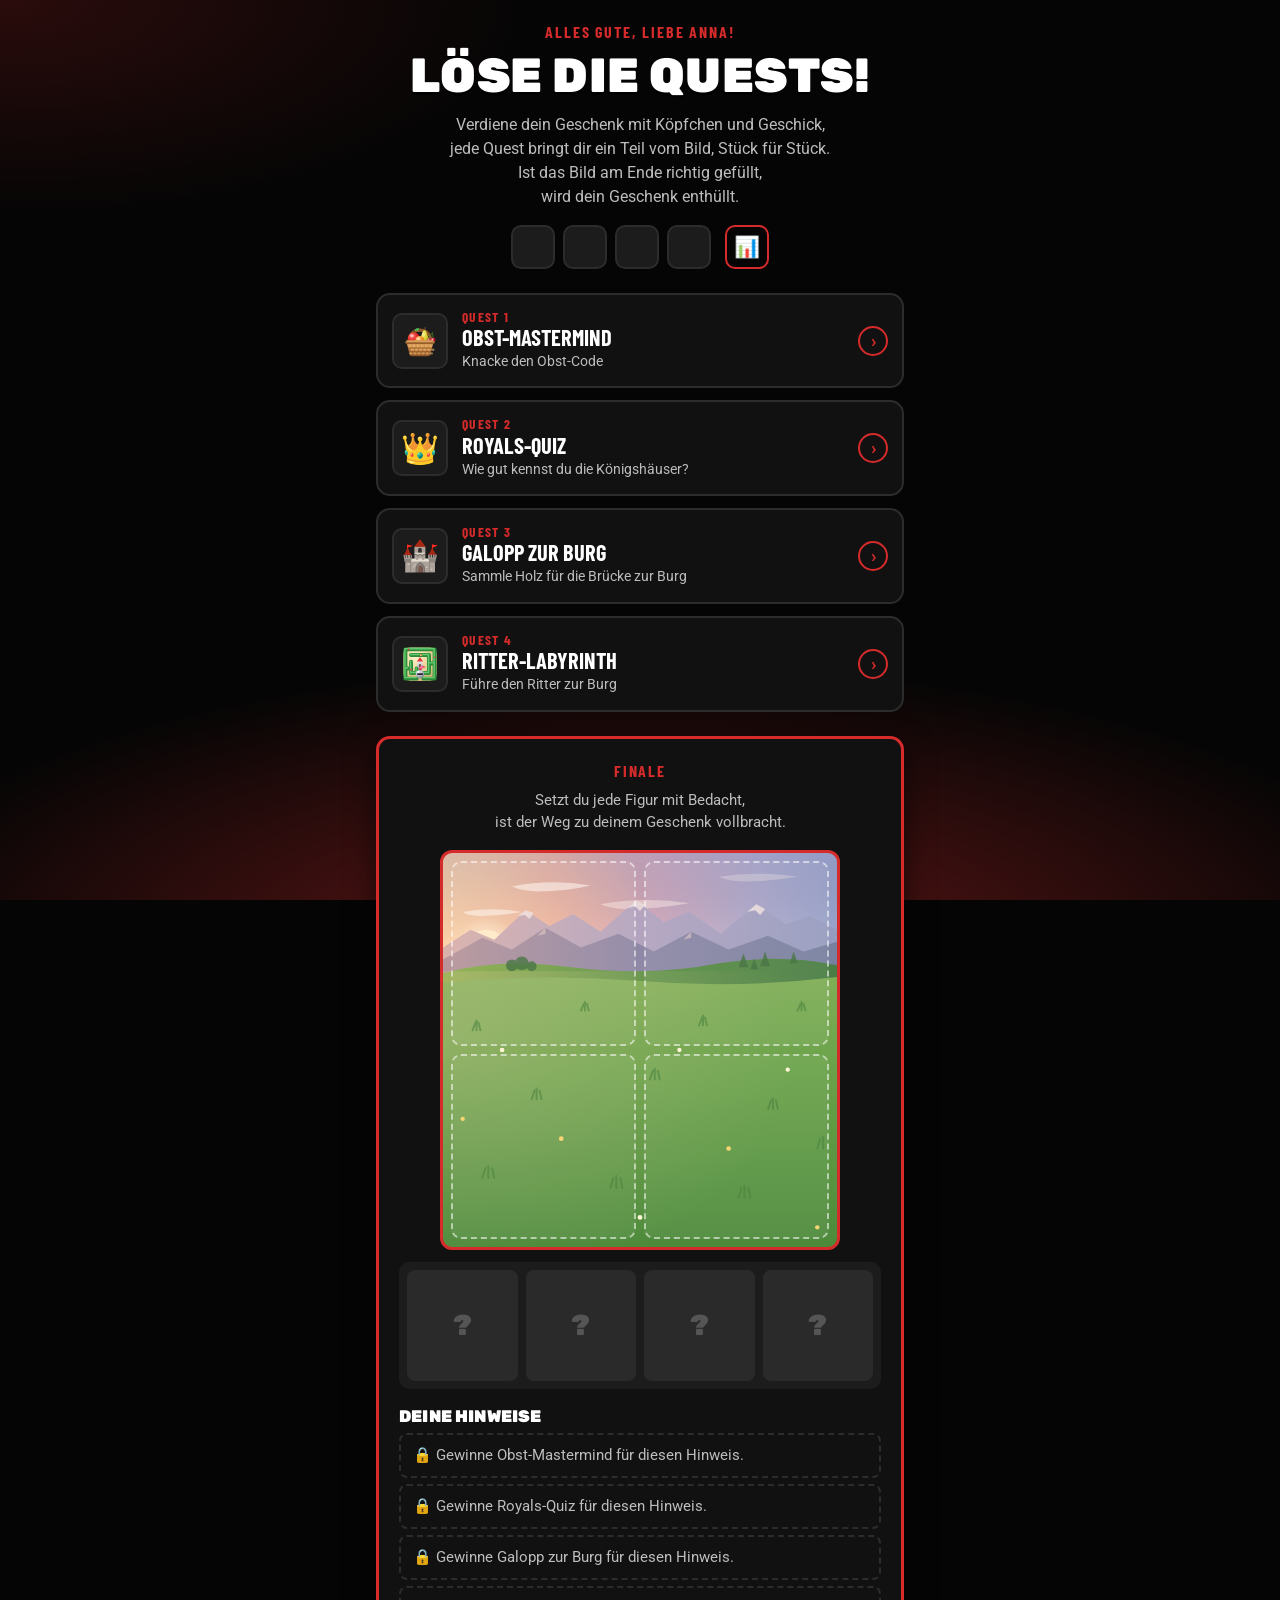
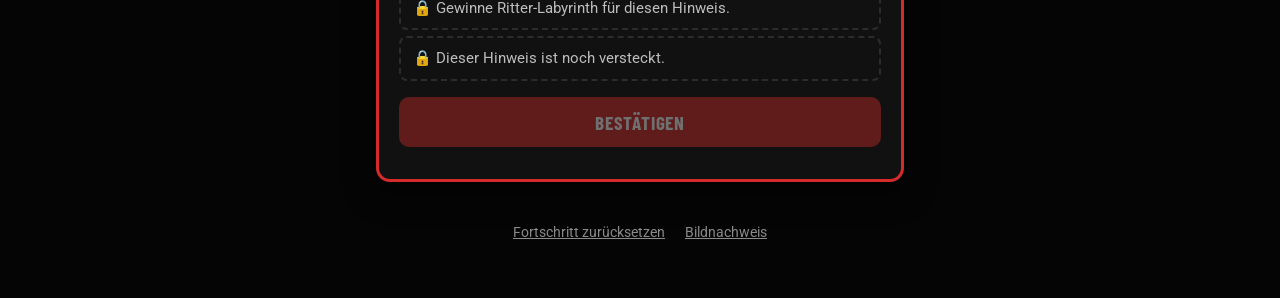
<file: site/index.html>
<!doctype html>
<html lang="de">
<head>
  <meta charset="utf-8">
  <meta name="viewport" content="width=device-width, initial-scale=1, viewport-fit=cover">
  <meta name="robots" content="noindex, nofollow">
  <title>Alles Gute!</title>
  <link rel="stylesheet" href="css/stil.css">
</head>
<body>
  <main class="seite">
    <header class="kopf">
      <div class="oben">Alles Gute, liebe <span id="name"></span>!</div>
      <h1>Löse die Quests!</h1>
      <p class="unterzeile reim">Verdiene dein Geschenk mit Köpfchen und Geschick,<br>
        jede Quest bringt dir ein Teil vom Bild, Stück für Stück.<br>
        Ist das Bild am Ende richtig gefüllt,<br>
        wird dein Geschenk enthüllt.</p>
      <div class="fortschritt-zeile">
        <div class="fortschritt" id="fortschritt" aria-label="Fortschritt"></div>
        <button class="statistik-knopf" type="button" id="statistik-zeigen" aria-haspopup="dialog" aria-label="Statistik anzeigen" title="Statistik">📊</button>
      </div>
    </header>

    <section class="spiele" id="spiele"></section>

    <div class="overlay" id="statistik-fenster" hidden>
      <section class="karte statistik" role="dialog" aria-modal="true" aria-labelledby="statistik-titel">
        <div class="oben">Statistik</div>
        <h2 id="statistik-titel">Deine Versuche</h2>
        <ul id="statistik"></ul>
        <button class="knopf breit" type="button" id="statistik-schliessen" style="margin-top:16px">Schließen</button>
      </section>
    </div>

    <section class="karte mitte" style="margin-top:24px">
      <div class="oben">Finale</div>
      <p class="leise" id="bild-text">Setzt du jede Figur mit Bedacht,<br>
        ist der Weg zu deinem Geschenk vollbracht.</p>
      <div class="bild" id="bild"></div>
      <div class="ablage" id="ablage"></div>
      <div class="hinweise" id="hinweise"></div>
      <p style="margin-top:16px"><button class="knopf breit" type="button" id="pruefen" disabled>Bestätigen</button></p>
      <p class="leise" id="pruef-text" aria-live="polite"></p>
    </section>

    <footer class="fuss">
      <button type="button" id="reset">Fortschritt zurücksetzen</button>
      <a href="bildnachweis.html" style="color:#8a8a8a;font-size:0.85rem;padding:8px;display:inline-block">Bildnachweis</a>
    </footer>
  </main>

  <script src="js/config.js"></script>
  <script src="js/motive.js"></script>
  <script src="js/fortschritt.js"></script>
  <script>
    (function () {
      var F = window.Fortschritt, M = window.Motive, G = window.GEBURTSTAG;
      document.getElementById("name").textContent = G.name;

      // Fortschrittsanzeige und Spieleliste
      var leiste = document.getElementById("fortschritt");
      var liste = document.getElementById("spiele");
      F.SPIELE.forEach(function (s, i) {
        var ok = F.gewonnen(s.id);
        var punkt = document.createElement("span");
        punkt.textContent = ok ? "✓" : "";
        if (ok) punkt.className = "an";
        leiste.appendChild(punkt);

        var a = document.createElement("a");
        a.className = "spiel-link" + (ok ? " geschafft" : "");
        a.href = s.datei;
        a.innerHTML =
          '<div class="symbol" aria-hidden="true">' + s.symbol + "</div>" +
          '<div class="info"><div class="nummer">Quest ' + (i + 1) + '</div><div class="titel">' + s.titel + '</div><div class="status">' +
          (ok ? "✓ Geschafft" : s.text) + "</div></div>" +
          '<div class="pfeil" aria-hidden="true">›</div>';
        liste.appendChild(a);
      });

      // Statistik: Versuche je Quest
      var stat = F.statistik(), statListe = document.getElementById("statistik"), summe = 0;
      F.SPIELE.forEach(function (s) {
        var n = stat.versuche[s.id] || 0;
        summe += n;
        var li = document.createElement("li");
        li.innerHTML = '<span class="name"></span><span class="wert"></span><span class="info"></span>';
        li.querySelector(".name").innerHTML = s.symbol;
        li.querySelector(".name").appendChild(document.createTextNode(" " + s.titel));
        li.querySelector(".wert").textContent = n;
        li.querySelector(".info").textContent = F.gewonnen(s.id)
          ? "✓ gelöst im " + (stat.geloestNach[s.id] || n || 1) + ". Versuch"
          : (n ? "noch nicht gelöst" : "noch nicht gespielt");
        if (F.gewonnen(s.id)) li.className = "geloest";
        statListe.appendChild(li);
      });
      var gesamt = document.createElement("li");
      gesamt.className = "gesamt";
      gesamt.innerHTML = '<span class="name">Insgesamt</span><span class="wert">' + summe + '</span><span class="info"></span>';
      statListe.appendChild(gesamt);

      // Statistik als Fenster: per Knopf öffnen, per Schließen, Tippen daneben oder Escape wieder verbergen
      var statFenster = document.getElementById("statistik-fenster");
      var statZeigen = document.getElementById("statistik-zeigen");
      function statistikSchliessen() { statFenster.hidden = true; statZeigen.focus(); }
      statZeigen.addEventListener("click", function () {
        statFenster.hidden = false;
        document.getElementById("statistik-schliessen").focus();
      });
      document.getElementById("statistik-schliessen").addEventListener("click", statistikSchliessen);
      statFenster.addEventListener("click", function (e) { if (e.target === statFenster) statistikSchliessen(); });
      document.addEventListener("keydown", function (e) { if (e.key === "Escape" && !statFenster.hidden) statistikSchliessen(); });

      // Feld, Ablage und Prüfen
      var bild = document.getElementById("bild");
      var ablage = document.getElementById("ablage");
      var knopf = document.getElementById("pruefen");
      var pruefText = document.getElementById("pruef-text");

      // Gesammelte Hinweise
      var hinweise = document.getElementById("hinweise");
      hinweise.innerHTML = "<h3>Deine Hinweise</h3>";
      var hListe = document.createElement("ul");
      F.SPIELE.forEach(function (s) {
        var li = document.createElement("li");
        if (F.gewonnen(s.id)) li.textContent = "💡 " + M.hinweis(s.motiv);
        else { li.textContent = "🔒 Gewinne " + s.titel + " für diesen Hinweis."; li.className = "gesperrt"; }
        hListe.appendChild(li);
      });
      // Versteckter 5. Hinweis
      var geheimLi = document.createElement("li");
      function geheimAnzeigen() {
        if (F.geheimnisGefunden()) { geheimLi.textContent = "💡 " + G.geheimHinweis; geheimLi.className = ""; }
        else { geheimLi.textContent = "🔒 Dieser Hinweis ist noch versteckt."; geheimLi.className = "gesperrt"; }
      }
      geheimAnzeigen();
      hListe.appendChild(geheimLi);
      hinweise.appendChild(hListe);

      // Leeres 2 x 2 Feld, welche Figur wohin gehört, steht nur in den Hinweisen
      var plaetze = M.FELDER.map(function (name) {
        var d = document.createElement("div");
        d.className = "platz";
        d.dataset.platz = name;
        d.setAttribute("aria-label", "Feld " + name.replace("-", " "));
        bild.appendChild(d);
        return d;
      });

      var felder = {};
      F.SPIELE.forEach(function (s) {
        var feld = document.createElement("div");
        feld.className = "ablage-feld";
        feld.dataset.motiv = s.motiv;
        if (F.gewonnen(s.id)) {
          var m = document.createElement("div");
          m.className = "motiv";
          m.dataset.motiv = s.motiv;
          m.dataset.v = 0;
          m.setAttribute("aria-label", M.MOTIVE[s.motiv].name);
          m.innerHTML = M.MOTIVE[s.motiv].zeichnen(M.MOTIVE[s.motiv].varianten[0]);
          feld.appendChild(m);
        } else {
          feld.classList.add("gesperrt");
          feld.textContent = "?";
        }
        felder[s.motiv] = feld;
        ablage.appendChild(feld);
      });

      function belegung(platz) { return platz.querySelector(".motiv"); }

      function zurueck(m) { felder[m.dataset.motiv].appendChild(m); }

      function setzen(m, platz) {
        var alt = belegung(platz);
        if (alt === m) return;
        var herkunft = m.parentNode;
        if (alt) {
          if (herkunft.classList.contains("platz")) herkunft.appendChild(alt);
          else zurueck(alt);
        }
        platz.appendChild(m);
      }

      // Nach einem falschen Versuch ist "Bestätigen" 30 Sekunden gesperrt (auch nach Neuladen der Seite)
      var SPERRE = "gb-sperre-bis", WARTEZEIT = 30000, sperrUhr = null, sperreErsatz = 0;
      function sperreBis() { try { return Math.max(sperreErsatz, Number(localStorage.getItem(SPERRE)) || 0); } catch (e) { return sperreErsatz; } }
      function restSekunden() { return Math.max(0, Math.ceil((sperreBis() - Date.now()) / 1000)); }
      function sperreAnzeigen() {
        clearTimeout(sperrUhr);
        var rest = restSekunden();
        if (rest > 0) {
          pruefText.textContent = "Noch nicht richtig. Nächster Versuch in " + rest + (rest === 1 ? " Sekunde." : " Sekunden.");
          sperrUhr = setTimeout(sperreAnzeigen, 1000);
        } else if (/^Noch nicht richtig/.test(pruefText.textContent)) {
          pruefText.textContent = "";
        }
        knopf.disabled = rest > 0 || !plaetze.every(belegung);
      }

      function aktualisieren() {
        plaetze.forEach(function (p) { p.classList.toggle("belegt", !!belegung(p)); });
        knopf.disabled = restSekunden() > 0 || !plaetze.every(belegung);
        if (restSekunden() === 0) pruefText.textContent = "";
      }

      function platzUnter(x, y) {
        var bester = null, abstand = Infinity;
        plaetze.forEach(function (p) {
          var r = p.getBoundingClientRect(), rand = 12;
          if (x < r.left - rand || x > r.right + rand || y < r.top - rand || y > r.bottom + rand) return;
          var d = Math.hypot(x - (r.left + r.width / 2), y - (r.top + r.height / 2));
          if (d < abstand) { abstand = d; bester = p; }
        });
        return bester;
      }

      // Kurzes Antippen schaltet zur nächsten Variante der Figur
      function wechseln(m) {
        var motiv = M.MOTIVE[m.dataset.motiv];
        var v = (Number(m.dataset.v) + 1) % motiv.varianten.length;
        m.dataset.v = v;
        m.innerHTML = motiv.zeichnen(motiv.varianten[v]);
        m.classList.remove("tipp");
        void m.offsetWidth;
        m.classList.add("tipp");
        if (restSekunden() === 0) pruefText.textContent = "";
      }

      // Ziehen mit Finger oder Maus
      var zug = null;

      document.addEventListener("pointerdown", function (e) {
        var m = e.target.closest(".motiv");
        if (!m || !document.body.contains(m) || m.closest(".overlay")) return;
        e.preventDefault();
        var r = m.getBoundingClientRect();
        zug = { m: m, id: e.pointerId, x: e.clientX, y: e.clientY, groesse: Math.max(r.width, 64), aktiv: false, geist: null };
      });

      document.addEventListener("pointermove", function (e) {
        if (!zug || e.pointerId !== zug.id) return;
        if (!zug.aktiv) {
          if (Math.hypot(e.clientX - zug.x, e.clientY - zug.y) < 6) return;
          zug.aktiv = true;
          zug.geist = document.createElement("div");
          zug.geist.className = "schwebt";
          zug.geist.style.width = zug.geist.style.height = zug.groesse + "px";
          zug.geist.innerHTML = zug.m.innerHTML;
          document.body.appendChild(zug.geist);
          zug.m.classList.add("zieht");
        }
        zug.geist.style.left = e.clientX + "px";
        zug.geist.style.top = e.clientY + "px";
        var ziel = platzUnter(e.clientX, e.clientY);
        plaetze.forEach(function (p) { p.classList.toggle("ziel-aktiv", p === ziel); });
      });

      function zugEnde(e) {
        if (!zug || e.pointerId !== zug.id) return;
        var z = zug;
        zug = null;
        plaetze.forEach(function (p) { p.classList.remove("ziel-aktiv"); });
        if (!z.aktiv) { if (e.type === "pointerup") wechseln(z.m); return; }
        z.geist.remove();
        z.m.classList.remove("zieht");
        var ziel = e.type === "pointerup" ? platzUnter(e.clientX, e.clientY) : null;
        if (ziel) setzen(z.m, ziel);
        else if (e.type === "pointerup") zurueck(z.m);
        aktualisieren();
      }
      document.addEventListener("pointerup", zugEnde);
      document.addEventListener("pointercancel", zugEnde);

      knopf.addEventListener("click", function () {
        if (restSekunden() > 0) return;
        var falsch = plaetze.some(function (p) {
          var m = belegung(p);
          if (!m || M.platz(m.dataset.motiv) !== p.dataset.platz) return true;
          var motiv = M.MOTIVE[m.dataset.motiv];
          return motiv.varianten[Number(m.dataset.v)] !== M.loesung(m.dataset.motiv);
        });
        // Bewusst ohne Angabe, welche oder wie viele Figuren falsch sind
        if (falsch) {
          sperreErsatz = Date.now() + WARTEZEIT;
          try { localStorage.setItem(SPERRE, String(sperreErsatz)); } catch (e) {}
          sperreAnzeigen();
          return;
        }
        pruefText.textContent = "Alles richtig!";
        nachrichtZeigen();
      });
      sperreAnzeigen(); // eine laufende Sperre gilt auch nach dem Neuladen

      function nachrichtZeigen() {
        var N = G.nachricht;
        var o = document.createElement("div");
        o.className = "overlay";
        o.innerHTML =
          '<div class="karte" role="dialog" aria-modal="true">' +
          '<div style="font-size:3.5rem" aria-hidden="true">🎁</div>' +
          "<h2></h2><p class=\"text reim\" style=\"white-space:pre-line\"></p>" +
          (N.link ? '<p><a class="knopf" target="_blank" rel="noopener"></a></p>' : "") +
          (N.gruss ? '<p class="leise" style="font-style:italic"></p>' : "") +
          '<p><button class="knopf zweit" type="button">Schließen</button></p>' +
          "</div>";
        o.querySelector("h2").textContent = N.titel;
        o.querySelector(".text").textContent = N.text;
        if (N.gruss) o.querySelector(".leise").textContent = N.gruss;
        if (N.link) {
          var a = o.querySelector("a");
          a.href = N.link;
          a.textContent = N.linkText;
        }
        o.querySelector("button").addEventListener("click", function () { o.remove(); });
        document.body.appendChild(o);
        F.konfetti();
      }

      // Geheimnis: Nach dem Ritter-Labyrinth kann man einen Apfel aus dem Obstkorb (Icon von Obst-Mastermind)
      // an den Ritter verfüttern. Dafür gibt es den versteckten 5. Hinweis.
      var APFEL = '<svg viewBox="0 0 40 40" xmlns="http://www.w3.org/2000/svg"><path d="M20 12 l2 -7" stroke="#6b4a2a" stroke-width="2.5" stroke-linecap="round"/>' +
        '<path d="M22 9 C25 4 31 5 31 7 C28 10 24 10 22 9 Z" fill="#4fbf5a"/><circle cx="20" cy="24" r="13" fill="#e3262b"/>' +
        '<ellipse cx="15" cy="19" rx="4" ry="2.6" fill="#fff" opacity=".5"/></svg>';
      var korbLink = liste.querySelector(".spiel-link"), korb = korbLink.querySelector(".symbol");
      var futter = null, futterGezogen = false;
      function ritterUnter(x, y) {
        var r = document.querySelector('.motiv[data-motiv="ritter"]');
        if (!r) return null;
        var b = r.getBoundingClientRect(), rand = 10;
        return x >= b.left - rand && x <= b.right + rand && y >= b.top - rand && y <= b.bottom + rand ? r : null;
      }
      if (F.gewonnen("labyrinth")) {
        korb.style.touchAction = "none";
        korbLink.addEventListener("dragstart", function (e) { e.preventDefault(); });
        korb.addEventListener("pointerdown", function (e) {
          futter = { id: e.pointerId, x: e.clientX, y: e.clientY, geist: null };
          futterGezogen = false;
        });
        document.addEventListener("pointermove", function (e) {
          if (!futter || e.pointerId !== futter.id) return;
          if (!futter.geist) {
            if (Math.hypot(e.clientX - futter.x, e.clientY - futter.y) < 8) return;
            futter.geist = document.createElement("div");
            futter.geist.className = "schwebt";
            futter.geist.style.width = futter.geist.style.height = "44px";
            futter.geist.innerHTML = APFEL;
            document.body.appendChild(futter.geist);
            futterGezogen = true;
            requestAnimationFrame(mitScrollen);
          }
          futter.px = e.clientX;
          futter.py = e.clientY;
          futter.geist.style.left = e.clientX + "px";
          futter.geist.style.top = e.clientY + "px";
          zielMarkieren();
        });
        function zielMarkieren() {
          var r = document.querySelector('.motiv[data-motiv="ritter"]');
          if (r && futter) r.classList.toggle("futter-ziel", !!ritterUnter(futter.px, futter.py));
        }
        // Am oberen oder unteren Bildschirmrand scrollt die Seite mit, damit man den Ritter erreicht
        function mitScrollen() {
          if (!futter || !futter.geist) return;
          var rand = 80, schritt = 0;
          if (futter.py > innerHeight - rand) schritt = Math.ceil((futter.py - (innerHeight - rand)) / 4);
          else if (futter.py < rand) schritt = -Math.ceil((rand - futter.py) / 4);
          if (schritt) { window.scrollBy(0, schritt); zielMarkieren(); }
          requestAnimationFrame(mitScrollen);
        }
        var futterEnde = function (e) {
          if (!futter || e.pointerId !== futter.id) return;
          var f = futter;
          futter = null;
          if (!f.geist) return;
          f.geist.remove();
          var r = document.querySelector('.motiv[data-motiv="ritter"]');
          if (r) r.classList.remove("futter-ziel");
          if (e.type === "pointerup" && ritterUnter(e.clientX, e.clientY)) geheimnisZeigen();
        };
        document.addEventListener("pointerup", futterEnde);
        document.addEventListener("pointercancel", futterEnde);
        // Nach dem Ziehen nicht zum Spiel wechseln
        korbLink.addEventListener("click", function (e) { if (futterGezogen) { e.preventDefault(); futterGezogen = false; } });
      }

      function geheimnisZeigen() {
        F.geheimnisFinden();
        geheimAnzeigen();
        var o = document.createElement("div");
        o.className = "overlay";
        o.innerHTML =
          '<div class="karte" role="dialog" aria-modal="true">' +
          '<div class="motiv-gross">' + M.MOTIVE.ritter.svg + "</div>" +
          "<h2>Nom nom!</h2><p>Danke für den Apfel! Dafür gibt es einen weiteren Hinweis:</p>" +
          '<p class="hinweis"></p>' +
          '<p><button class="knopf breit" type="button">Weiter</button></p>' +
          "</div>";
        o.querySelector(".hinweis").textContent = "💡 " + G.geheimHinweis;
        o.querySelector("button").addEventListener("click", function () { o.remove(); });
        document.body.appendChild(o);
      }

      document.getElementById("reset").addEventListener("click", function () {
        if (confirm("Wirklich den ganzen Fortschritt löschen?")) {
          F.zuruecksetzen();
          location.reload();
        }
      });
    })();
  </script>
</body>
</html>
</file>
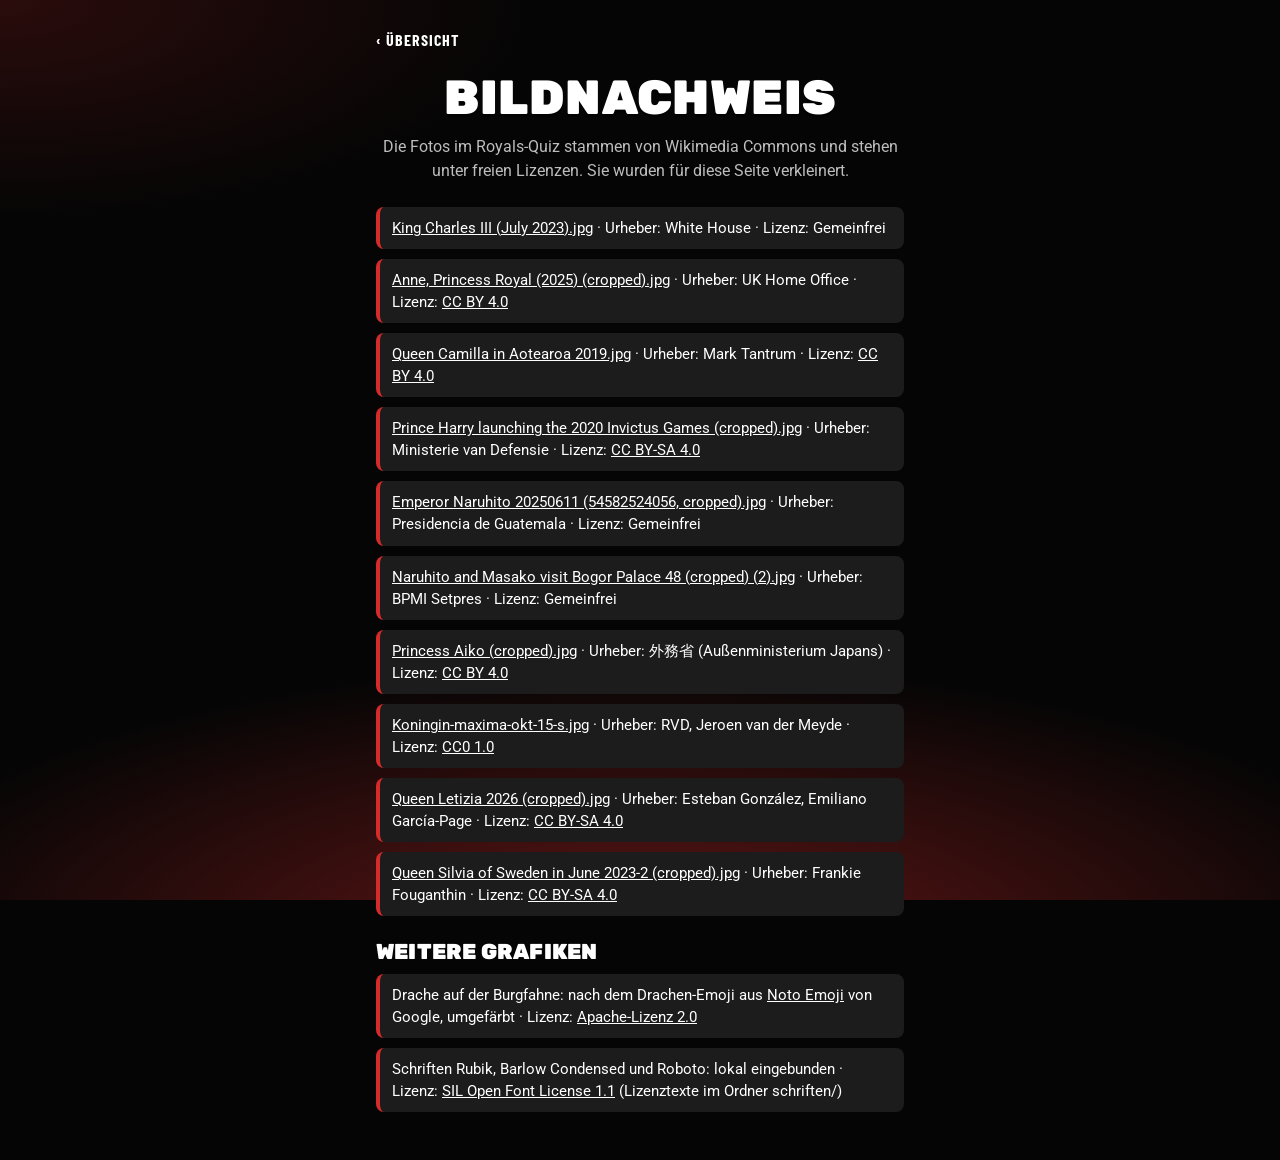
<file: site/bildnachweis.html>
<!doctype html>
<html lang="de">
<head>
  <meta charset="utf-8">
  <meta name="viewport" content="width=device-width, initial-scale=1, viewport-fit=cover">
  <meta name="robots" content="noindex, nofollow">
  <title>Bildnachweis</title>
  <link rel="stylesheet" href="css/stil.css">
  <style>
    .liste { list-style: none; margin: 0; padding: 0; display: grid; gap: 10px; }
    .liste li { background: var(--karte-2); border-left: 4px solid var(--akzent); border-radius: 8px; padding: 10px 12px; font-size: 0.92rem; }
    .liste a { color: #fff; }
  </style>
</head>
<body>
  <main class="seite">
    <a class="zurueck" href="index.html">‹ Übersicht</a>
    <header class="kopf">
      <h1>Bildnachweis</h1>
      <p class="unterzeile">Die Fotos im Royals-Quiz stammen von Wikimedia Commons und stehen unter freien Lizenzen. Sie wurden für diese Seite verkleinert.</p>
    </header>
    <ul class="liste" id="liste"></ul>
    <h2 style="margin-top:24px">Weitere Grafiken</h2>
    <ul class="liste">
      <li>Drache auf der Burgfahne: nach dem Drachen-Emoji aus
        <a href="https://github.com/googlefonts/noto-emoji" target="_blank" rel="noopener">Noto Emoji</a> von Google,
        umgefärbt · Lizenz: <a href="https://www.apache.org/licenses/LICENSE-2.0" target="_blank" rel="noopener">Apache-Lizenz 2.0</a></li>
      <li>Schriften Rubik, Barlow Condensed und Roboto: lokal eingebunden · Lizenz:
        <a href="https://openfontlicense.org" target="_blank" rel="noopener">SIL Open Font License 1.1</a>
        (Lizenztexte im Ordner schriften/)</li>
    </ul>
  </main>

  <script src="js/config.js"></script>
  <script>
    (function () {
      var liste = document.getElementById("liste");
      window.GEBURTSTAG.quiz.fragen.forEach(function (f) {
        if (!f.quelle) return;
        var q = f.quelle;
        var li = document.createElement("li");
        var datei = document.createElement("a");
        datei.href = q.seite;
        datei.target = "_blank";
        datei.rel = "noopener";
        datei.textContent = decodeURIComponent(q.seite.split("File:")[1] || q.seite).replace(/_/g, " ");
        li.appendChild(datei);
        li.appendChild(document.createTextNode(" · Urheber: " + q.urheber + " · Lizenz: "));
        if (q.lizenzUrl) {
          var lizenz = document.createElement("a");
          lizenz.href = q.lizenzUrl;
          lizenz.target = "_blank";
          lizenz.rel = "noopener";
          lizenz.textContent = q.lizenz;
          li.appendChild(lizenz);
        } else {
          li.appendChild(document.createTextNode(q.lizenz));
        }
        liste.appendChild(li);
      });
    })();
  </script>
</body>
</html>
</file>
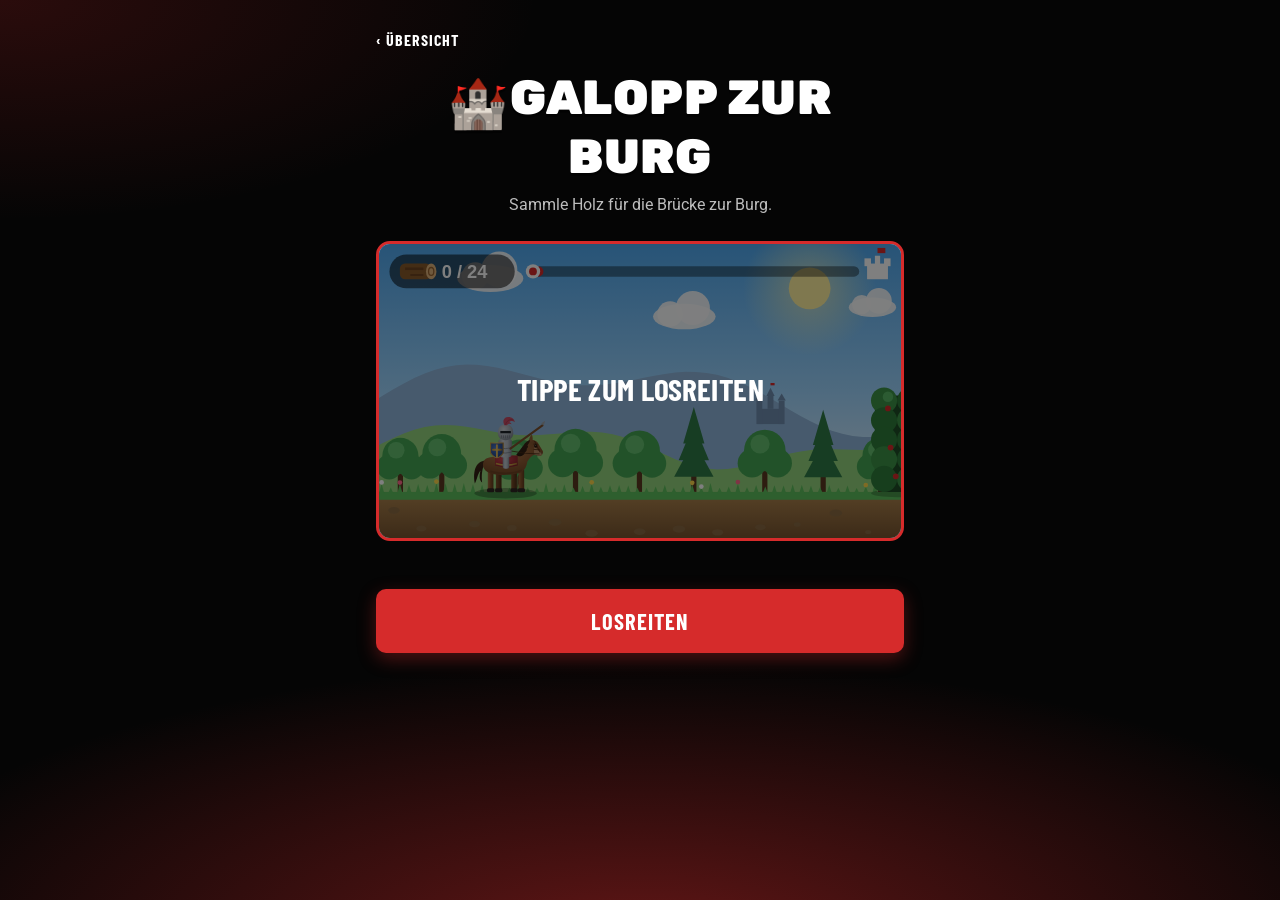
<file: site/spiele/brueckenritt.html>
<!doctype html>
<html lang="de">
<head>
  <meta charset="utf-8">
  <meta name="viewport" content="width=device-width, initial-scale=1, viewport-fit=cover">
  <meta name="robots" content="noindex, nofollow">
  <title>Galopp zur Burg</title>
  <link rel="stylesheet" href="../css/stil.css">
  <style>
    .buehne {
      width: 100%; max-width: 560px; margin: 0 auto;
      border-radius: var(--radius); overflow: hidden; border: 3px solid var(--akzent);
      touch-action: none; user-select: none; -webkit-user-select: none; cursor: pointer;
      background: #9fd8ff;
    }
    .buehne canvas { display: block; width: 100%; touch-action: none; }
    #meldung { min-height: 1.5em; font-weight: 600; text-align: center; margin-top: 12px; }
    .steuerung { display: grid; grid-template-columns: 1fr; gap: 8px; margin-top: 12px; }
    .steuerung .knopf { min-height: 64px; font-size: 1.4rem; touch-action: none; user-select: none; -webkit-user-select: none; -webkit-touch-callout: none; }
  </style>
</head>
<body>
  <main class="seite">
    <a class="zurueck" href="../index.html">‹ Übersicht</a>
    <header class="kopf">
      <h1><span class="titel-icon" data-icon="brueckenritt"></span> Galopp zur Burg</h1>
      <p class="unterzeile">Sammle Holz für die Brücke zur Burg.</p>
    </header>
    <div class="buehne" id="buehne"><canvas id="leinwand"></canvas></div>
    <p id="meldung" aria-live="polite"></p>
    <div class="steuerung"><button class="knopf" type="button" id="aktion">Losreiten</button></div>
  </main>

  <script src="../js/config.js"></script>
  <script src="../js/motive.js"></script>
  <script src="../js/fortschritt.js"></script>
  <script>
    (function () {
      // Virtuelles Spielfeld, wird auf die Bildschirmbreite skaliert
      var W = 400, H = 225, BODEN = 190, RX = 70, GRABEN_SCHIRM = 190;
      var HOLZ_GESAMT = 30, HOLZ_NOETIG = 24, VERLUST = 3;
      var GRAVITATION = 1700, SPRUNG = -650, ABBRUCH = 0.35;   // Loslassen bremst den Aufstieg: kurzer Tipp = kleiner Sprung
      var TEMPO_START = 280, TEMPO_ENDE = 430;
      var AST_UNTEN = BODEN - 46, RABE_Y = BODEN - 56;
      var HOLZ_BODEN = BODEN - 16, HOLZ_NIEDRIG = BODEN - 50, HOLZ_HOCH = BODEN - 95, HOLZ_GANZ_HOCH = BODEN - 112;

      var buehne = document.getElementById("buehne");
      var leinwand = document.getElementById("leinwand");
      var g = leinwand.getContext("2d");
      var meldung = document.getElementById("meldung");
      var knopf = document.getElementById("aktion");

      function bildAus(svg) {
        var img = new Image();
        img.src = "data:image/svg+xml;charset=utf-8," + encodeURIComponent(svg);
        return img;
      }
      // Der Ritter aus dem Finale, aber ohne Beine und Schatten: die Beine werden beim Galopp einzeln bewegt
      var koerperBild = bildAus(Motive.MOTIVE.ritter.zeichnen("rechts")
        .replace(/<rect x="\d+" y="(?:64|66|89)"[^>]*\/>/g, "")
        .replace(/<ellipse cx="50" cy="95"[^>]*\/>/, ""));
      var burgBild = bildAus(Motive.MOTIVE.burg.svg);
      // Beine in den Koordinaten des Motivs (100 x 100), hintere zuerst
      var BEINE = [
        { x: 41.5, y: 66, l: 26, farbe: "#673f20", hell: "#7d4f2b", dunkel: "#4a2c15", vorn: false, versatz: 0.8 },
        { x: 60.5, y: 66, l: 26, farbe: "#673f20", hell: "#7d4f2b", dunkel: "#4a2c15", vorn: true, versatz: 0.8 },
        { x: 31.5, y: 64, l: 28, farbe: "#835229", hell: "#a06c42", dunkel: "#5e3a1c", vorn: false, versatz: 0 },
        { x: 69.5, y: 64, l: 28, farbe: "#835229", hell: "#a06c42", dunkel: "#5e3a1c", vorn: true, versatz: 0 }
      ];

      var skala = 1, phase, welt, kamera, reiter, holz, unverwundbar, teile, texte, staub, funken, wackeln, blitz,
          grabenX, bauFortschritt, letzteZeit, gedrueckt, sprungPuffer, zeit, laufPhase, treffer;

      function vermessen() {
        var dpr = window.devicePixelRatio || 1;
        var breite = buehne.clientWidth;
        skala = breite / W;
        leinwand.width = Math.round(breite * dpr);
        leinwand.height = Math.round(H * skala * dpr);
        leinwand.style.height = H * skala + "px";
        g.setTransform(dpr * skala, 0, 0, dpr * skala, 0, 0);
      }

      function zufall(a, b) { return a + Math.random() * (b - a); }
      function tempoBei(x) { return TEMPO_START + (TEMPO_ENDE - TEMPO_START) * Math.min(1, x / grabenX); }
      // Feste Pseudozufallszahl je Index: Hintergrund sieht abwechslungsreich aus, flackert aber nicht
      function rausch(n) { var s = Math.sin(n * 127.1 + 311.7) * 43758.5453; return s - Math.floor(s); }

      // Gegner verhalten sich nicht immer gleich: Wölfe laufen verschieden schnell und manche springen plötzlich hoch,
      // manche Raben stoßen im Sturzflug herab. Ab welchem Abstand das passiert, wird zufällig festgelegt.
      function wolfNeu(x) { return { art: "wolf", x: x, w: 36, h: 22, vx: -zufall(60, 140), springt: Math.random() < 0.5 ? zufall(50, 140) : 0 }; }
      function rabeNeu(x) { return { art: "rabe", x: x, w: 28, vx: -70, sturz: Math.random() < 0.5 ? zufall(120, 260) : 0 }; }

      // ---------- Strecke aus Mustern ----------
      // Jedes Muster legt Hindernisse und Hölzer ab und gibt zurück, wie viel Holz und Platz es belegt.
      var MUSTER = {
        stein: function (x, l) { l.push({ art: "stein", x: x, w: 30, h: 24 }); return { holz: 0, breite: 30 }; },
        steinMitHolz: function (x, l) { l.push({ art: "stein", x: x, w: 30, h: 24 }); l.push({ art: "holz", x: x + 2, y: HOLZ_NIEDRIG }); return { holz: 1, breite: 30 }; },
        doppelstein: function (x, l) { l.push({ art: "stein", x: x, w: 26, h: 22 }); l.push({ art: "stein", x: x + 60, w: 26, h: 22 }); return { holz: 0, breite: 86 }; },
        wolf: function (x, l) { l.push(wolfNeu(x + 120)); return { holz: 0, breite: 40 }; },
        wolfPaar: function (x, l) { l.push(wolfNeu(x + 120)); l.push(wolfNeu(x + 185)); return { holz: 0, breite: 110 }; },
        fass: function (x, l) { l.push({ art: "fass", x: x + 150, w: 24, h: 24, vx: -zufall(90, 230) }); return { holz: 0, breite: 40 }; },
        hecke: function (x, l) { l.push({ art: "hecke", x: x, w: 34, h: 80 }); return { holz: 0, breite: 34 }; },
        heckeMitHolz: function (x, l) { l.push({ art: "hecke", x: x, w: 34, h: 80 }); l.push({ art: "holz", x: x + 4, y: HOLZ_GANZ_HOCH }); return { holz: 1, breite: 34 }; },
        ast: function (x, l) { l.push({ art: "ast", x: x, w: 70 }); l.push({ art: "holz", x: x + 22, y: HOLZ_BODEN }); return { holz: 1, breite: 70 }; },
        steinAst: function (x, l) {
          // Kleiner Sprung über den Stein, dann sofort unten bleiben: dahinter hängt ein Ast
          var abstand = 30 + tempoBei(x) * 0.62;
          l.push({ art: "stein", x: x, w: 28, h: 22 }); l.push({ art: "ast", x: x + abstand, w: 70 }); l.push({ art: "holz", x: x + abstand + 22, y: HOLZ_BODEN });
          return { holz: 1, breite: abstand + 70 };
        },
        // Ein Rabe fliegt in Kopfhöhe heran: unten bleiben (oder ganz hoch springen)
        rabe: function (x, l) { l.push(rabeNeu(x + 110)); l.push({ art: "holz", x: x + 30, y: HOLZ_BODEN }); return { holz: 1, breite: 60 }; },
        // Ein Rabe schwebt über dem Stein: ein kleiner Sprung reicht nicht, nur ein hoher
        steinRabe: function (x, l) {
          l.push({ art: "stein", x: x, w: 28, h: 22 }); l.push({ art: "rabe", x: x, w: 28, vx: 0 });
          l.push({ art: "holz", x: x + 2, y: HOLZ_GANZ_HOCH });
          return { holz: 1, breite: 30 };
        },
        grube: function (x, l) { l.push({ art: "grube", x: x, w: 90 }); l.push({ art: "holz", x: x + 32, y: HOLZ_NIEDRIG }); return { holz: 1, breite: 90 }; },
        grubeRabe: function (x, l) { l.push({ art: "grube", x: x, w: 84 }); l.push({ art: "rabe", x: x + 28, w: 28, vx: 0 }); return { holz: 0, breite: 84 }; },
        // Kombinationen ohne Verschnaufpause
        grubeHecke: function (x, l) { l.push({ art: "grube", x: x, w: 80 }); l.push({ art: "hecke", x: x + 115, w: 34, h: 80 }); return { holz: 0, breite: 149 }; },
        steinGrube: function (x, l) {
          var abstand = 28 + tempoBei(x) * 0.55;
          l.push({ art: "stein", x: x, w: 28, h: 22 }); l.push({ art: "grube", x: x + abstand, w: 80 }); l.push({ art: "holz", x: x + abstand + 28, y: HOLZ_NIEDRIG });
          return { holz: 1, breite: abstand + 80 };
        },
        rabenPaar: function (x, l) {
          l.push(rabeNeu(x + 110)); l.push(rabeNeu(x + 160));
          l.push({ art: "holz", x: x + 20, y: HOLZ_BODEN }); l.push({ art: "holz", x: x + 70, y: HOLZ_BODEN });
          return { holz: 2, breite: 90 };
        },
        astWolf: function (x, l) { l.push({ art: "ast", x: x, w: 70 }); l.push(wolfNeu(x + 230)); return { holz: 0, breite: 110 }; },
        holzVorStein: function (x, l) { l.push({ art: "holz", x: x, y: HOLZ_BODEN }); l.push({ art: "stein", x: x + 44, w: 28, h: 22 }); return { holz: 1, breite: 72 }; },
        // Ein hoher Sprung über beide Steine, das Holz schwebt genau dazwischen
        doppelsteinHolz: function (x, l) {
          l.push({ art: "stein", x: x, w: 26, h: 22 }); l.push({ art: "holz", x: x + 44, y: HOLZ_HOCH }); l.push({ art: "stein", x: x + 92, w: 26, h: 22 });
          return { holz: 1, breite: 118 };
        },
        // Drei Hölzer im Bogen über einer Grube: nur mit genau passendem Sprung alle zu erwischen
        grubeBogen: function (x, l) {
          l.push({ art: "grube", x: x, w: 96 });
          l.push({ art: "holz", x: x + 6, y: BODEN - 40 }); l.push({ art: "holz", x: x + 40, y: BODEN - 62 }); l.push({ art: "holz", x: x + 74, y: BODEN - 40 });
          return { holz: 3, breite: 106 };
        }
      };
      var GEWICHTE = {
        stein: 2, steinMitHolz: 3, doppelstein: 3, wolf: 2, wolfPaar: 2, fass: 2, hecke: 2, heckeMitHolz: 3, ast: 2, steinAst: 3,
        rabe: 2, steinRabe: 3, grube: 3, grubeRabe: 2, grubeHecke: 2, steinGrube: 2, rabenPaar: 2, astWolf: 2,
        holzVorStein: 2, doppelsteinHolz: 2, grubeBogen: 2
      };

      function probeHolz(name) { return MUSTER[name](0, []).holz; }
      function musterWaehlen(rest) {
        var namen = Object.keys(GEWICHTE).filter(function (n) { return probeHolz(n) <= rest; });
        var summe = namen.reduce(function (s, n) { return s + GEWICHTE[n]; }, 0), z = Math.random() * summe;
        for (var i = 0; i < namen.length; i++) { z -= GEWICHTE[namen[i]]; if (z <= 0) return namen[i]; }
        return namen[namen.length - 1];
      }

      // Zwei Durchgänge: Der erste schätzt die Streckenlänge, damit im zweiten das Tempo an jeder Stelle stimmt
      // (Abstände hängen vom Tempo ab, das Tempo von der Gesamtlänge).
      function streckeBauen() {
        var schaetzung = 8000, liste, x;
        for (var durchgang = 0; durchgang < 2; durchgang++) {
          grabenX = schaetzung;
          liste = []; x = 380;
          var holzZahl = 0, letztes = "";
          while (holzZahl < HOLZ_GESAMT) {
            var name = musterWaehlen(HOLZ_GESAMT - holzZahl);
            if (name === letztes && Math.random() < 0.7) name = musterWaehlen(HOLZ_GESAMT - holzZahl);
            var e = MUSTER[name](x, liste);
            holzZahl += e.holz;
            letztes = name;
            // Abstand zum nächsten Muster: knapp genug Zeit für einen hohen Sprung plus Reaktion
            x += e.breite + tempoBei(x) * zufall(0.6, 0.9);
          }
          schaetzung = x + 220;
        }
        grabenX = x + 220;
        return liste;
      }

      function neu() {
        welt = streckeBauen();
        kamera = 0;
        reiter = { y: BODEN, vy: 0, amBoden: true, x: RX, gebremst: false };
        holz = 0; unverwundbar = 0; teile = []; texte = []; staub = []; funken = []; wackeln = 0; blitz = 0;
        bauFortschritt = 0; gedrueckt = false; sprungPuffer = 0; zeit = 0; laufPhase = 0; treffer = 0;
        phase = "bereit";
        meldung.textContent = "";
        knopf.textContent = "Losreiten";
        knopf.hidden = false;
        zeichnen();
      }

      // ---------- Steuerung ----------
      function absprung() { reiter.vy = SPRUNG; reiter.amBoden = false; reiter.gebremst = false; sprungPuffer = 0; }

      function druecken() {
        gedrueckt = true;
        if (phase === "bereit") { phase = "laeuft"; Fortschritt.versuch("brueckenritt"); knopf.textContent = "Springen"; letzteZeit = performance.now(); requestAnimationFrame(schleife); return; }
        if (phase !== "laeuft") return;
        if (reiter.amBoden) absprung();
        else sprungPuffer = 0.12; // kurz vor der Landung gedrückt: springt sofort nach dem Aufsetzen
      }
      function loslassen() {
        gedrueckt = false;
        if (!reiter.amBoden && reiter.vy < 0 && !reiter.gebremst) { reiter.vy *= ABBRUCH; reiter.gebremst = true; }
      }

      buehne.addEventListener("pointerdown", function (e) { e.preventDefault(); druecken(); });
      window.addEventListener("pointerup", loslassen);
      window.addEventListener("pointercancel", loslassen);
      document.addEventListener("keydown", function (e) {
        if ((e.code === "Space" || e.code === "ArrowUp") && !e.repeat) { e.preventDefault(); druecken(); }
      });
      document.addEventListener("keyup", function (e) {
        if (e.code === "Space" || e.code === "ArrowUp") { e.preventDefault(); loslassen(); }
      });
      // Der Knopf unter dem Spielfeld: vor dem Start "Losreiten", während des Ritts "Springen"
      // (kurz drücken = kleiner Sprung, halten = hoher Sprung), nach einer Niederlage "Noch einmal"
      knopf.addEventListener("pointerdown", function (e) {
        e.preventDefault();
        if (phase === "gescheitert") neu();
        druecken();
      });
      knopf.addEventListener("contextmenu", function (e) { e.preventDefault(); });
      knopf.addEventListener("click", function (e) {
        // Nur für Tastaturbedienung (Enter), Maus und Finger laufen über pointerdown
        if (e.detail !== 0) return;
        if (phase === "gescheitert") neu();
        druecken();
        loslassen();
      });

      // ---------- Spiellogik ----------
      function trefferbox() { return { l: reiter.x + 15, r: reiter.x + 39, o: reiter.y - 40, u: reiter.y }; }
      function ueberlappt(a, b) { return a.l < b.r && a.r > b.l && a.o < b.u && a.u > b.o; }
      function box(e, sx) {
        if (e.art === "holz") return { l: sx, r: sx + 26, o: e.y - 8, u: e.y + 8 };
        if (e.art === "ast") return { l: sx + 4, r: sx + e.w - 4, o: 0, u: AST_UNTEN };
        if (e.art === "rabe") return { l: sx + 2, r: sx + e.w - 2, o: RABE_Y + (e.tief || 0) - 8, u: RABE_Y + (e.tief || 0) + 7 };
        if (e.art === "wolf") return { l: sx + 4, r: sx + e.w - 4, o: BODEN - e.h + 4 - (e.hoch || 0), u: BODEN - (e.hoch || 0) };
        // In die Grube fällt nur, wer mitten darin den Boden berührt
        if (e.art === "grube") return { l: sx + 16, r: sx + e.w - 16, o: BODEN - 3, u: BODEN + 20 };
        return { l: sx + 4, r: sx + e.w - 4, o: BODEN - e.h + 4, u: BODEN };
      }

      function schleife(jetzt) {
        var dt = Math.min(0.04, (jetzt - letzteZeit) / 1000);
        letzteZeit = jetzt;
        aktualisieren(dt);
        zeichnen();
        if (phase !== "fertig" && phase !== "gescheitert" && phase !== "bereit") requestAnimationFrame(schleife);
      }

      function getroffen() {
        var verlust = Math.min(VERLUST, holz);
        holz -= verlust;
        treffer++;
        unverwundbar = 1.1;
        wackeln = 0.35;
        blitz = 0.3;
        for (var i = 0; i < verlust; i++) teile.push({ x: reiter.x + 26, y: reiter.y - 30, vx: -60 - Math.random() * 140, vy: -260 - Math.random() * 160, leben: 1.1 });
        texte.push({ x: reiter.x + 20, y: reiter.y - 64, text: verlust ? "-" + verlust : "Autsch!", farbe: "#ff6b6b", leben: 0.9 });
        if (navigator.vibrate) navigator.vibrate(90);
      }

      function aktualisieren(dt) {
        zeit += dt;
        if (!reiter.amBoden) {
          reiter.vy += GRAVITATION * dt;
          reiter.y += reiter.vy * dt;
          if (reiter.y >= BODEN) {
            reiter.y = BODEN; reiter.vy = 0; reiter.amBoden = true;
            for (var d = 0; d < 6; d++) staub.push({ x: reiter.x + 10 + d * 6, y: BODEN - 2, vx: zufall(40, 160), leben: 0.5, r: zufall(2, 4) });
            if (sprungPuffer > 0 && phase === "laeuft") { absprung(); if (!gedrueckt) loslassen(); }
          }
        }
        if (sprungPuffer > 0) sprungPuffer -= dt;
        if (unverwundbar > 0) unverwundbar -= dt;
        if (wackeln > 0) wackeln -= dt;
        if (blitz > 0) blitz -= dt;
        teile.forEach(function (t) { t.vy += GRAVITATION * 0.6 * dt; t.x += t.vx * dt; t.y += t.vy * dt; t.leben -= dt; });
        teile = teile.filter(function (t) { return t.leben > 0; });
        funken.forEach(function (f) { f.x += f.vx * dt; f.y += f.vy * dt; f.vy += 300 * dt; f.leben -= dt; });
        funken = funken.filter(function (f) { return f.leben > 0; });
        texte.forEach(function (t) { t.y -= 40 * dt; t.leben -= dt; });
        texte = texte.filter(function (t) { return t.leben > 0; });
        staub.forEach(function (s) { s.x -= s.vx * dt; s.y -= 12 * dt; s.leben -= dt; });
        staub = staub.filter(function (s) { return s.leben > 0; });

        if (phase === "laeuft") {
          var v = tempoBei(kamera);
          kamera += v * dt;
          laufPhase += v * dt / 15;
          if (reiter.amBoden && Math.random() < 0.5) staub.push({ x: reiter.x + 8, y: BODEN - 2, vx: v * 0.3, leben: 0.4, r: zufall(1.5, 3) });
          var b = trefferbox();
          welt.forEach(function (e) {
            if (e.weg) return;
            var sx = e.x - kamera;
            // Wölfe, Fässer und Raben setzen sich erst in Bewegung, wenn sie ins Bild kommen
            if (e.vx && sx < W + 40) { e.x += e.vx * dt; sx = e.x - kamera; }
            var vorRitter = sx - (reiter.x + 39);
            if (e.springt && e.hoch === undefined && vorRitter < e.springt) { e.hoch = 0; e.vy = -420; }
            if (e.hoch !== undefined && e.vy !== null) {
              e.vy += GRAVITATION * dt; e.hoch -= e.vy * dt;
              if (e.hoch <= 0) { e.hoch = 0; e.vy = null; }
            }
            if (e.sturz && e.sturzZeit === undefined && vorRitter < e.sturz) e.sturzZeit = 0;
            if (e.sturzZeit !== undefined && e.sturzZeit < 0.5) {
              e.sturzZeit += dt;
              e.tief = 38 * Math.sin(Math.PI * Math.min(1, e.sturzZeit / 0.5));
            }
            if (sx > W || sx < -100) return;
            if (e.art === "holz") {
              if (ueberlappt(b, box(e, sx))) {
                e.weg = true; holz++;
                texte.push({ x: sx, y: e.y - 12, text: "+1", farbe: "#ffe27a", leben: 0.7 });
                for (var f = 0; f < 7; f++) funken.push({ x: sx + 12, y: e.y, vx: zufall(-90, 90), vy: zufall(-150, -30), leben: zufall(0.3, 0.6) });
              }
            } else if (unverwundbar <= 0 && ueberlappt(b, box(e, sx))) {
              getroffen();
            }
          });
          if (kamera >= grabenX - GRABEN_SCHIRM) {
            kamera = grabenX - GRABEN_SCHIRM;
            if (reiter.amBoden) { phase = "ankunft"; knopf.hidden = true; meldung.textContent = "Der Burggraben! Jetzt wird gebaut."; }
          }
        } else if (phase === "ankunft") {
          reiter.x = Math.min(reiter.x + 90 * dt, GRABEN_SCHIRM - 54);
          laufPhase += 90 * dt / 12;
          if (reiter.x >= GRABEN_SCHIRM - 54) phase = "bauen";
        } else if (phase === "bauen") {
          var ziel = Math.min(holz, HOLZ_NOETIG);
          bauFortschritt = Math.min(ziel, bauFortschritt + dt * 14);
          if (bauFortschritt >= ziel) {
            if (holz >= HOLZ_NOETIG) { phase = "ueberqueren"; meldung.textContent = "Die Brücke steht!"; }
            else {
              phase = "gescheitert";
              meldung.textContent = "Nur " + holz + " von " + HOLZ_NOETIG + " Hölzern. Die Brücke ist zu kurz!";
              knopf.textContent = "Noch einmal";
              knopf.hidden = false;
            }
          }
        } else if (phase === "ueberqueren") {
          reiter.x += 90 * dt;
          laufPhase += 90 * dt / 12;
          if (reiter.x >= GRABEN_SCHIRM + 80) {
            phase = "fertig";
            meldung.textContent = "Der Ritter hat die Burg erreicht!";
            setTimeout(function () { Fortschritt.gewinnen("brueckenritt"); }, 500);
          }
        }
      }

      // ---------- Zeichnen ----------
      function farbe(hex) { var n = parseInt(hex.slice(1), 16); return [n >> 16, (n >> 8) & 255, n & 255]; }
      // Mischt zwei Farben: t = 0 Tag, t = 1 Abend
      function misch(a, b, t, alpha) {
        var x = farbe(a), y = farbe(b);
        var c = [0, 1, 2].map(function (i) { return Math.round(x[i] + (y[i] - x[i]) * t); });
        return alpha === undefined ? "rgb(" + c.join(",") + ")" : "rgba(" + c.join(",") + "," + alpha + ")";
      }
      function kreis(x, y, r) { g.beginPath(); g.arc(x, y, r, 0, Math.PI * 2); g.fill(); }
      function oval(x, y, rx, ry, w) { g.beginPath(); g.ellipse(x, y, rx, ry, w || 0, 0, Math.PI * 2); g.fill(); }
      function rundRechteck(x, y, w, h, r) {
        g.beginPath();
        g.moveTo(x + r, y); g.arcTo(x + w, y, x + w, y + h, r); g.arcTo(x + w, y + h, x, y + h, r);
        g.arcTo(x, y + h, x, y, r); g.arcTo(x, y, x + w, y, r); g.closePath();
      }

      function himmelZeichnen(t) {
        var himmel = g.createLinearGradient(0, 0, 0, BODEN);
        himmel.addColorStop(0, misch("#4fa9f0", "#3a2d72", t));
        himmel.addColorStop(0.6, misch("#9fd6ff", "#c4618a", t));
        himmel.addColorStop(1, misch("#e2f4ff", "#ffb36b", t));
        g.fillStyle = himmel; g.fillRect(-5, -5, W + 10, H + 10);
        // Die Sonne sinkt, je näher die Burg kommt
        var sx = 330 - 30 * t, sy = 34 + 92 * t, sr = 16 + 6 * t;
        var schein = g.createRadialGradient(sx, sy, sr * 0.5, sx, sy, sr * 3.2);
        schein.addColorStop(0, misch("#fff6b0", "#ff8a4c", t, 0.55)); schein.addColorStop(1, misch("#fff6b0", "#ff8a4c", t, 0));
        g.fillStyle = schein; kreis(sx, sy, sr * 3.2);
        g.fillStyle = misch("#fff2a0", "#ff6a3d", t); kreis(sx, sy, sr);
        // Wolken ziehen langsam vorbei
        for (var i = 0; i < 5; i++) {
          var wx = ((i * 150 - kamera * 0.08 - zeit * 5) % 600 + 600) % 600 - 90, wy = 22 + rausch(i) * 42, gr = 0.7 + rausch(i + 9) * 0.6;
          g.fillStyle = misch("#ffffff", "#ffd2c4", t, 0.9);
          oval(wx + 22 * gr, wy, 22 * gr, 9 * gr); kreis(wx + 12 * gr, wy - 2, 9 * gr); kreis(wx + 28 * gr, wy - 6 * gr, 12 * gr);
        }
      }

      function landschaftZeichnen(t) {
        var x, o;
        // Ferne Berge
        o = kamera * 0.12;
        g.fillStyle = misch("#8fb6dc", "#6a4f8f", t);
        g.beginPath(); g.moveTo(-5, BODEN);
        for (x = -5; x <= W + 10; x += 8) g.lineTo(x, BODEN - 72 - 22 * Math.sin((x + o) / 90) - 12 * Math.sin((x + o) / 33));
        g.lineTo(W + 10, BODEN); g.closePath(); g.fill();
        // Die Burg am Horizont wächst, je näher man kommt
        var gr = 0.45 + 0.6 * Math.min(1, kamera / (grabenX - GRABEN_SCHIRM)), bx = 300, by = BODEN - 52;
        g.fillStyle = misch("#6f8db0", "#4a3366", t);
        g.fillRect(bx - 22 * gr, by - 26 * gr, 44 * gr, 26 * gr);
        [-24, 14].forEach(function (d) {
          g.fillRect(bx + d * gr, by - 40 * gr, 10 * gr, 40 * gr);
          g.beginPath(); g.moveTo(bx + (d - 2) * gr, by - 40 * gr); g.lineTo(bx + (d + 5) * gr, by - 52 * gr); g.lineTo(bx + (d + 12) * gr, by - 40 * gr); g.fill();
        });
        g.fillRect(bx - 5 * gr, by - 48 * gr, 10 * gr, 22 * gr);
        g.beginPath(); g.moveTo(bx - 7 * gr, by - 48 * gr); g.lineTo(bx, by - 62 * gr); g.lineTo(bx + 7 * gr, by - 48 * gr); g.fill();
        g.fillStyle = "#d62b2b"; g.fillRect(bx, by - 70 * gr, 7 * gr, 4 * gr);
        // Hügel
        o = kamera * 0.3;
        g.fillStyle = misch("#93d47c", "#5f7f4a", t);
        g.beginPath(); g.moveTo(-5, BODEN);
        for (x = -5; x <= W + 10; x += 8) g.lineTo(x, BODEN - 36 - 14 * Math.sin((x + o) / 60) - 6 * Math.sin((x + o) / 23));
        g.lineTo(W + 10, BODEN); g.closePath(); g.fill();
        // Waldrand: Tannen und Laubbäume
        o = kamera * 0.55;
        for (var i = Math.floor(o / 46) - 1; i < Math.floor(o / 46) + 11; i++) {
          var tx = i * 46 - o + rausch(i) * 20, gross = 0.75 + rausch(i + 3) * 0.5;
          g.fillStyle = misch("#5a3820", "#3a2418", t); g.fillRect(tx - 2, BODEN - 14 * gross, 4, 14 * gross);
          if (rausch(i + 7) < 0.5) {
            g.fillStyle = misch("#2e7a46", "#25503a", t);
            for (var s = 0; s < 3; s++) {
              g.beginPath(); g.moveTo(tx - (13 - s * 3) * gross, BODEN - (10 + s * 11) * gross); g.lineTo(tx, BODEN - (34 + s * 11) * gross); g.lineTo(tx + (13 - s * 3) * gross, BODEN - (10 + s * 11) * gross); g.fill();
            }
          } else {
            g.fillStyle = misch("#45a653", "#3a6a3a", t);
            kreis(tx, BODEN - 26 * gross, 13 * gross); kreis(tx - 8 * gross, BODEN - 18 * gross, 9 * gross); kreis(tx + 8 * gross, BODEN - 18 * gross, 9 * gross);
            g.fillStyle = misch("#6cc777", "#4f7f4a", t, 0.8); kreis(tx - 3 * gross, BODEN - 30 * gross, 6 * gross);
          }
        }
      }

      function bodenZeichnen(t) {
        var erde = g.createLinearGradient(0, BODEN, 0, H);
        erde.addColorStop(0, misch("#b0854e", "#8a5f3c", t)); erde.addColorStop(1, misch("#7a5530", "#553620", t));
        g.fillStyle = erde; g.fillRect(-5, BODEN, W + 10, H - BODEN + 5);
        // Steinchen und Spurrillen auf dem Weg
        var start = Math.floor(kamera / 31);
        for (var i = start - 1; i < start + 15; i++) {
          var px = i * 31 - kamera + rausch(i) * 14, py = BODEN + 12 + rausch(i + 1) * 20;
          g.fillStyle = misch("#8a6a44", "#5e4330", t, 0.9); oval(px, py, 2 + rausch(i + 2) * 3, 1.4 + rausch(i + 2) * 1.4);
        }
        // Grasnarbe mit Halmen und Blumen
        g.fillStyle = misch("#5cbf5c", "#4a8a4a", t); g.fillRect(-5, BODEN, W + 10, 6);
        start = Math.floor(kamera / 7);
        for (var j = start - 1; j < start + 60; j++) {
          var hx = j * 7 - kamera, hh = 3 + rausch(j) * 4;
          g.beginPath(); g.moveTo(hx, BODEN + 1); g.lineTo(hx + 2, BODEN - hh); g.lineTo(hx + 4, BODEN + 1); g.fill();
          if (rausch(j + 50) < 0.12) {
            g.fillStyle = ["#ff6b8b", "#ffffff", "#ffd84a"][Math.floor(rausch(j + 60) * 3)];
            kreis(hx + 2, BODEN - hh - 1, 1.8);
            g.fillStyle = misch("#5cbf5c", "#4a8a4a", t);
          }
        }
      }

      function holzZeichnen(x, y, leuchten) {
        if (leuchten) {
          var s = g.createRadialGradient(x + 13, y, 2, x + 13, y, 22);
          s.addColorStop(0, "rgba(255,226,122,0.55)"); s.addColorStop(1, "rgba(255,226,122,0)");
          g.fillStyle = s; kreis(x + 13, y, 22);
        }
        g.fillStyle = "#8a5a2b"; rundRechteck(x, y - 6, 24, 12, 4); g.fill();
        g.fillStyle = "#6e4420"; g.fillRect(x + 4, y - 3, 14, 2); g.fillRect(x + 8, y + 2, 10, 1.5);
        g.fillStyle = "#e0b47a"; oval(x + 24, y, 4, 6);
        g.strokeStyle = "#9a6532"; g.lineWidth = 1; g.beginPath(); g.ellipse(x + 24, y, 2, 3, 0, 0, Math.PI * 2); g.stroke();
      }

      function schattenZeichnen(x, w) { g.fillStyle = "rgba(0,0,0,0.22)"; oval(x + w / 2, BODEN + 1, w / 2 + 3, 3); }

      function steinZeichnen(e, sx) {
        schattenZeichnen(sx, e.w);
        g.fillStyle = "#7d808b";
        g.beginPath();
        g.moveTo(sx, BODEN); g.lineTo(sx + 4, BODEN - e.h + 7); g.quadraticCurveTo(sx + e.w * 0.3, BODEN - e.h - 2, sx + e.w * 0.55, BODEN - e.h);
        g.quadraticCurveTo(sx + e.w * 0.9, BODEN - e.h + 3, sx + e.w, BODEN);
        g.closePath(); g.fill();
        g.fillStyle = "#a7abb7";
        g.beginPath(); g.moveTo(sx + 7, BODEN - e.h + 8); g.quadraticCurveTo(sx + e.w * 0.35, BODEN - e.h + 1, sx + e.w * 0.6, BODEN - e.h + 4); g.lineTo(sx + e.w * 0.4, BODEN - e.h + 10); g.closePath(); g.fill();
        g.fillStyle = "#5fa85a"; oval(sx + e.w * 0.3, BODEN - 3, 6, 3); oval(sx + e.w * 0.75, BODEN - 2, 5, 2.5);
      }

      function heckeZeichnen(e, sx) {
        schattenZeichnen(sx, e.w);
        var oben = BODEN - e.h;
        g.fillStyle = "#1f4d26"; rundRechteck(sx, oben + 6, e.w, e.h - 6, 8); g.fill();
        for (var i = 0; i < 10; i++) {
          g.fillStyle = i % 3 === 0 ? "#3c9447" : "#2f7d3a";
          kreis(sx + 7 + (i % 2) * 20, oben + 10 + Math.floor(i / 2) * 15, 10);
        }
        g.fillStyle = "#58b765"; kreis(sx + 10, oben + 7, 4); kreis(sx + 26, oben + 22, 3);
        g.fillStyle = "#d62b2b";
        [[10, 16], [25, 30], [12, 46], [27, 58], [16, 68]].forEach(function (p) { kreis(sx + p[0], oben + p[1], 2.2); });
      }

      function astZeichnen(e, sx) {
        g.strokeStyle = "#5a3520"; g.lineWidth = 8; g.lineCap = "round";
        g.beginPath(); g.moveTo(sx - 10, -5); g.quadraticCurveTo(sx + 10, AST_UNTEN - 30, sx + e.w, AST_UNTEN - 6); g.stroke();
        g.strokeStyle = "#7a4b2e"; g.lineWidth = 3;
        g.beginPath(); g.moveTo(sx - 8, -5); g.quadraticCurveTo(sx + 12, AST_UNTEN - 33, sx + e.w - 2, AST_UNTEN - 8); g.stroke();
        [[15, -26], [35, -16], [55, -8], [28, -4], [48, 2], [8, -10], [64, -2]].forEach(function (p, i) {
          g.fillStyle = i % 2 ? "#3f9e4d" : "#4fb85c";
          oval(sx + p[0], AST_UNTEN + p[1] - 4, 11, 7, 0.4 + Math.sin(zeit * 3 + i) * 0.08);
        });
      }

      function wolfZeichnen(e, sx) {
        var lauf = Math.sin(zeit * 20 + e.x * 0.05);
        schattenZeichnen(sx + 4, 32);
        g.strokeStyle = "#555863"; g.lineWidth = 3.5; g.lineCap = "round";
        [[11, 1], [16, -1], [27, -1], [32, 1]].forEach(function (b) {
          g.beginPath(); g.moveTo(sx + b[0], BODEN - 10); g.lineTo(sx + b[0] + lauf * 4 * b[1], BODEN - 1); g.stroke();
        });
        g.fillStyle = "#6f727e"; oval(sx + 21, BODEN - 14, 15, 7.5);
        g.fillStyle = "#9a9daa"; oval(sx + 20, BODEN - 10, 10, 3);
        g.fillStyle = "#6f727e";
        oval(sx + 5, BODEN - 19, 7.5, 5.5, -0.3);
        g.beginPath(); g.moveTo(sx + 2, BODEN - 19); g.lineTo(sx - 9, BODEN - 14); g.lineTo(sx + 4, BODEN - 12); g.closePath(); g.fill();
        g.beginPath(); g.moveTo(sx + 3, BODEN - 23); g.lineTo(sx + 6, BODEN - 31); g.lineTo(sx + 10, BODEN - 22); g.closePath(); g.fill();
        g.beginPath(); g.moveTo(sx + 34, BODEN - 17); g.quadraticCurveTo(sx + 44, BODEN - 26 + lauf * 2, sx + 46, BODEN - 20); g.lineTo(sx + 35, BODEN - 12); g.closePath(); g.fill();
        g.fillStyle = "#1b1b1b"; kreis(sx - 8, BODEN - 14, 1.5);
        g.fillStyle = "#ff3b3b"; kreis(sx + 2.5, BODEN - 21, 1.4);
      }

      function fassZeichnen(e, sx) {
        var cx = sx + 12, cy = BODEN - 12, w = -e.x / 12;
        schattenZeichnen(sx, 24);
        g.fillStyle = "#9a6234"; kreis(cx, cy, 12);
        g.strokeStyle = "#6e4420"; g.lineWidth = 1.5;
        for (var i = 0; i < 3; i++) {
          var a = w + i * Math.PI / 3;
          g.beginPath(); g.moveTo(cx + Math.cos(a) * 11, cy + Math.sin(a) * 11); g.lineTo(cx - Math.cos(a) * 11, cy - Math.sin(a) * 11); g.stroke();
        }
        g.strokeStyle = "#4b4f57"; g.lineWidth = 2.5; g.beginPath(); g.arc(cx, cy, 11, 0, Math.PI * 2); g.stroke();
        g.lineWidth = 1.5; g.beginPath(); g.arc(cx, cy, 6, 0, Math.PI * 2); g.stroke();
      }

      function rabeZeichnen(e, sx) {
        var y = RABE_Y + (e.tief || 0) + Math.sin(zeit * 5 + e.x) * 1.5, schlag = Math.sin(zeit * 18 + e.x);
        g.fillStyle = "#22222e";
        g.beginPath(); g.moveTo(sx + 22, y); g.lineTo(sx + 31, y - 4); g.lineTo(sx + 31, y + 4); g.closePath(); g.fill();
        oval(sx + 15, y, 11, 6);
        kreis(sx + 5, y - 3, 5);
        g.fillStyle = "#3a3a4e";
        g.beginPath(); g.moveTo(sx + 10, y - 2); g.lineTo(sx + 22, y - 2); g.lineTo(sx + 18, y - 2 - 13 * schlag); g.closePath(); g.fill();
        g.fillStyle = "#f2a33a"; g.beginPath(); g.moveTo(sx + 1, y - 4); g.lineTo(sx - 6, y - 2); g.lineTo(sx + 1, y - 1); g.closePath(); g.fill();
        g.fillStyle = "#fff"; kreis(sx + 4, y - 4.5, 1.6);
        g.fillStyle = "#000"; kreis(sx + 3.6, y - 4.5, 0.8);
      }

      function grubeZeichnen(e, sx) {
        var tiefe = g.createLinearGradient(0, BODEN, 0, H);
        tiefe.addColorStop(0, "#4a2f18"); tiefe.addColorStop(1, "#140b05");
        g.fillStyle = tiefe;
        g.beginPath(); g.moveTo(sx, BODEN - 1); g.lineTo(sx + e.w, BODEN - 1); g.lineTo(sx + e.w - 9, H + 5); g.lineTo(sx + 9, H + 5); g.closePath(); g.fill();
        // Schlamm unten mit Blasen
        g.fillStyle = "#4e3a22"; oval(sx + e.w / 2, BODEN + 27, e.w / 2 - 12, 4);
        g.fillStyle = "rgba(160,130,90,0.6)";
        kreis(sx + e.w * 0.3, BODEN + 24, 1.5 + Math.abs(Math.sin(zeit * 2 + e.x)) * 1.5); kreis(sx + e.w * 0.7, BODEN + 25, 1.2 + Math.abs(Math.sin(zeit * 3 + e.x)) * 1.2);
        g.fillStyle = "#5cbf5c"; g.fillRect(sx - 3, BODEN - 1, 6, 4); g.fillRect(sx + e.w - 3, BODEN - 1, 6, 4);
      }

      function reiterZeichnen() {
        var hoehe = BODEN - reiter.y, s = Math.max(0.35, 1 - hoehe / 160);
        g.fillStyle = "rgba(0,0,0," + (0.28 * s).toFixed(2) + ")"; oval(reiter.x + 27, BODEN + 1, 24 * s, 4 * s);
        if (unverwundbar > 0 && Math.floor(unverwundbar * 12) % 2 === 0) return;
        if (!koerperBild.complete) return;
        var bewegt = phase === "laeuft" || phase === "ankunft" || phase === "ueberqueren";
        var huepf = reiter.amBoden && bewegt ? Math.abs(Math.sin(laufPhase)) * 2.5 : 0;
        var neigung = reiter.amBoden ? 0 : Math.max(-0.3, Math.min(0.3, reiter.vy / 2200));
        g.save();
        g.translate(reiter.x + 27, reiter.y - 22 - huepf);
        g.rotate(neigung);
        g.translate(-31, -36);
        g.scale(0.62, 0.62);
        // Galopp: Vorder- und Hinterbeine schwingen gegeneinander, im Sprung werden sie gestreckt
        BEINE.forEach(function (b) {
          var w;
          if (!reiter.amBoden) w = b.vorn ? -0.75 : 0.65;
          else if (bewegt) w = 0.5 * Math.sin(laufPhase * 2 + (b.vorn ? 0 : Math.PI) + b.versatz);
          else w = 0;
          g.save();
          g.translate(b.x, b.y);
          g.rotate(w);
          // Bein als runder Zylinder: Verlauf von hell nach dunkel
          var zyl = g.createLinearGradient(-3.5, 0, 3.5, 0); zyl.addColorStop(0, b.hell); zyl.addColorStop(0.45, b.farbe); zyl.addColorStop(1, b.dunkel);
          g.fillStyle = zyl; rundRechteck(-3.5, 0, 7, b.l, 3); g.fill();
          g.fillStyle = "#2f2622"; rundRechteck(-4.5, b.l - 3, 9, 5, 2); g.fill();
          g.restore();
        });
        g.drawImage(koerperBild, 0, 0, 100, 100);
        g.restore();
      }

      function grabenZeichnen(gx, t) {
        var wasser = g.createLinearGradient(0, BODEN, 0, H);
        wasser.addColorStop(0, misch("#3f8fd8", "#3a5fa0", t)); wasser.addColorStop(1, misch("#1d4a80", "#1a2f5a", t));
        g.fillStyle = wasser; g.fillRect(gx, BODEN + 3, 80, H - BODEN);
        g.strokeStyle = "rgba(255,255,255,0.5)"; g.lineWidth = 1.5;
        for (var r = 0; r < 2; r++) {
          g.beginPath();
          for (var x = 0; x <= 80; x += 4) g.lineTo(gx + x, BODEN + 8 + r * 12 + Math.sin(x / 8 + zeit * 3 + r * 2) * 1.5);
          g.stroke();
        }
        g.fillStyle = "#6e5236"; g.fillRect(gx - 2, BODEN, 4, H - BODEN); g.fillRect(gx + 78, BODEN, 4, H - BODEN);
        var erde = g.createLinearGradient(0, BODEN, 0, H);
        erde.addColorStop(0, misch("#b0854e", "#8a5f3c", t)); erde.addColorStop(1, misch("#7a5530", "#553620", t));
        g.fillStyle = erde; g.fillRect(gx + 80, BODEN, W, H - BODEN + 5);
        g.fillStyle = misch("#5cbf5c", "#4a8a4a", t); g.fillRect(gx + 80, BODEN, W, 6);
        if (burgBild.complete) g.drawImage(burgBild, gx + 70, BODEN - 122, 132, 132);
        var bretter = Math.floor(bauFortschritt), breite = 80 / HOLZ_NOETIG;
        for (var b = 0; b < bretter; b++) {
          g.fillStyle = b % 2 ? "#8a5a2b" : "#a06e38"; g.fillRect(gx + b * breite, BODEN - 2, breite - 0.6, 7);
          g.fillStyle = "#5a3820"; g.fillRect(gx + b * breite, BODEN + 4, breite - 0.6, 1.5);
        }
        if (bretter >= HOLZ_NOETIG) {
          g.strokeStyle = "#c9a26b"; g.lineWidth = 1.5;
          g.beginPath(); g.moveTo(gx, BODEN - 14); g.quadraticCurveTo(gx + 40, BODEN - 6, gx + 80, BODEN - 14); g.stroke();
          g.fillStyle = "#6e4420"; g.fillRect(gx - 2, BODEN - 17, 4, 17); g.fillRect(gx + 78, BODEN - 17, 4, 17);
        }
      }

      // Im letzten Drittel zieht Nebel auf: Hindernisse tauchen erst kurz vor dem Ritter auf.
      // Kurz vor dem Burggraben lichtet er sich wieder.
      function nebelZeichnen(t) {
        var p = Math.min(1, kamera / (grabenX - GRABEN_SCHIRM));
        var dichte = Math.min(1, Math.max(0, (p - 0.64) / 0.06)) * Math.min(1, Math.max(0, (0.985 - p) / 0.04));
        if (dichte <= 0) return;
        var klar = W - (W - 245) * dichte;
        var n = g.createLinearGradient(klar, 0, klar + 80, 0);
        n.addColorStop(0, misch("#d9d4e2", "#6d5f80", t, 0));
        n.addColorStop(1, misch("#d9d4e2", "#6d5f80", t, (0.8 * dichte).toFixed(2)));
        g.fillStyle = n; g.fillRect(-5, -5, W + 10, H + 10);
        // Ein paar Schwaden treiben auch vor dem Ritter
        g.fillStyle = misch("#e6e2ec", "#7d6f90", t, (0.25 * dichte).toFixed(2));
        for (var i = 0; i < 4; i++) {
          var sx = ((i * 140 - kamera * 1.15 - zeit * 20) % 560 + 560) % 560 - 80;
          oval(sx, 70 + i * 32, 70, 12);
        }
      }

      function anzeigeZeichnen() {
        g.fillStyle = "rgba(0,0,0,0.55)"; rundRechteck(8, 8, 96, 26, 13); g.fill();
        holzZeichnen(16, 21);
        g.font = "bold 14px sans-serif"; g.textBaseline = "middle"; g.textAlign = "left";
        g.fillStyle = holz >= HOLZ_NOETIG ? "#7dff9d" : "#fff";
        g.fillText(holz + " / " + HOLZ_NOETIG, 48, 22);
        // Weg zur Burg mit Ritter-Punkt
        var anteil = Math.min(1, kamera / (grabenX - GRABEN_SCHIRM));
        g.fillStyle = "rgba(0,0,0,0.4)"; rundRechteck(118, 17, 250, 8, 4); g.fill();
        g.fillStyle = "#d62b2b"; rundRechteck(118, 17, Math.max(8, 250 * anteil), 8, 4); g.fill();
        g.fillStyle = "#fff"; kreis(118 + 250 * anteil, 21, 5.5);
        g.fillStyle = "#d62b2b"; kreis(118 + 250 * anteil, 21, 3);
        // kleine Burg am Ziel
        g.fillStyle = "#fff";
        g.fillRect(374, 15, 16, 12); g.fillRect(372, 11, 5, 6); g.fillRect(380, 9, 4, 8); g.fillRect(387, 11, 5, 6);
        g.fillStyle = "#d62b2b"; g.fillRect(382, 3, 6, 4);
      }

      function zeichnen() {
        g.save();
        if (wackeln > 0) g.translate(zufall(-3, 3), zufall(-3, 3));
        var v = phase === "laeuft" ? tempoBei(kamera) : 0;
        var t = Math.min(1, kamera / (grabenX - GRABEN_SCHIRM)) * 0.9; // Tageszeit: vom Mittag in den Abend

        himmelZeichnen(t);
        landschaftZeichnen(t);
        bodenZeichnen(t);

        // Fahrtwind bei hohem Tempo
        if (v > 250) {
          g.strokeStyle = "rgba(255,255,255," + ((v - 250) / 200).toFixed(2) + ")"; g.lineWidth = 1.5;
          for (var s = 0; s < 6; s++) {
            var sy = 40 + ((s * 53) % 130), sxl = ((s * 131 - kamera * 1.6) % 460 + 460) % 460 - 30;
            g.beginPath(); g.moveTo(sxl, sy); g.lineTo(sxl + 26, sy); g.stroke();
          }
        }

        var gx = grabenX - kamera;
        if (gx < W + 200) grabenZeichnen(gx, t);

        // Gruben zuerst, damit alles andere darüber liegt
        welt.forEach(function (e) {
          if (e.weg || e.art !== "grube") return;
          var sx = e.x - kamera;
          if (sx > -110 && sx < W + 60) grubeZeichnen(e, sx);
        });
        welt.forEach(function (e) {
          if (e.weg || e.art === "grube") return;
          var sx = e.x - kamera;
          if (sx < -100 || sx > W + 60) return;
          if (e.art === "holz") holzZeichnen(sx, e.y + Math.sin(zeit * 4 + e.x) * 1.5, true);
          else if (e.art === "stein") steinZeichnen(e, sx);
          else if (e.art === "hecke") heckeZeichnen(e, sx);
          else if (e.art === "ast") astZeichnen(e, sx);
          else if (e.art === "wolf") { g.save(); g.translate(0, -(e.hoch || 0)); wolfZeichnen(e, sx); g.restore(); }
          else if (e.art === "fass") fassZeichnen(e, sx);
          else if (e.art === "rabe") rabeZeichnen(e, sx);
        });

        // Staub, Funken und verlorenes Holz
        staub.forEach(function (s) { g.fillStyle = "rgba(160,120,70," + Math.min(1, s.leben * 2).toFixed(2) + ")"; kreis(s.x, s.y, s.r); });
        funken.forEach(function (f) { g.fillStyle = "rgba(255,230,120," + Math.min(1, f.leben * 3).toFixed(2) + ")"; kreis(f.x, f.y, 1.8); });
        teile.forEach(function (t) { g.globalAlpha = Math.max(0, Math.min(1, t.leben)); holzZeichnen(t.x, t.y); g.globalAlpha = 1; });

        nebelZeichnen(t);
        reiterZeichnen();

        g.font = "bold 14px sans-serif"; g.textAlign = "center"; g.textBaseline = "middle";
        texte.forEach(function (t) {
          g.globalAlpha = Math.min(1, t.leben * 2);
          g.lineWidth = 3; g.strokeStyle = "rgba(0,0,0,0.5)"; g.strokeText(t.text, t.x + 12, t.y);
          g.fillStyle = t.farbe; g.fillText(t.text, t.x + 12, t.y);
          g.globalAlpha = 1;
        });

        if (blitz > 0) {
          var rand = g.createRadialGradient(W / 2, H / 2, 60, W / 2, H / 2, 260);
          rand.addColorStop(0, "rgba(214,43,43,0)"); rand.addColorStop(1, "rgba(214,43,43," + (blitz * 2).toFixed(2) + ")");
          g.fillStyle = rand; g.fillRect(-5, -5, W + 10, H + 10);
        }

        anzeigeZeichnen();

        if (phase === "bereit") {
          g.fillStyle = "rgba(0,0,0,0.5)"; g.fillRect(-5, -5, W + 10, H + 10);
          g.fillStyle = "#fff"; g.textAlign = "center";
          g.font = "700 24px 'Barlow Condensed', sans-serif"; g.fillText("TIPPE ZUM LOSREITEN", W / 2, H / 2);
          g.textAlign = "left";
        }
        g.restore();
      }

      // Nur für automatische Tests (Adresse mit ?test)
      if (/[?&]test\b/.test(location.search)) {
        window.spielTest = {
          zustand: function () { return { phase: phase, kamera: kamera, reiter: reiter, holz: holz, welt: welt, tempo: tempoBei(kamera), grabenX: grabenX, treffer: treffer }; },
          druecken: druecken, loslassen: loslassen, neu: neu,
          schritt: function (dt, ohneBild) { aktualisieren(dt); if (!ohneBild) zeichnen(); },
          sichern: function () { return JSON.stringify({ welt: welt, kamera: kamera, reiter: reiter, holz: holz, unverwundbar: unverwundbar, gedrueckt: gedrueckt, sprungPuffer: sprungPuffer, phase: phase, treffer: treffer }); },
          laden: function (s) {
            var d = JSON.parse(s);
            welt = d.welt; kamera = d.kamera; reiter = d.reiter; holz = d.holz; unverwundbar = d.unverwundbar;
            gedrueckt = d.gedrueckt; sprungPuffer = d.sprungPuffer; phase = d.phase; treffer = d.treffer;
          }
        };
      }

      window.addEventListener("resize", function () { vermessen(); zeichnen(); });
      vermessen();
      neu();
      koerperBild.onload = zeichnen;
      burgBild.onload = zeichnen;
      if (document.fonts) document.fonts.ready.then(zeichnen);
    })();
  </script>
</body>
</html>
</file>
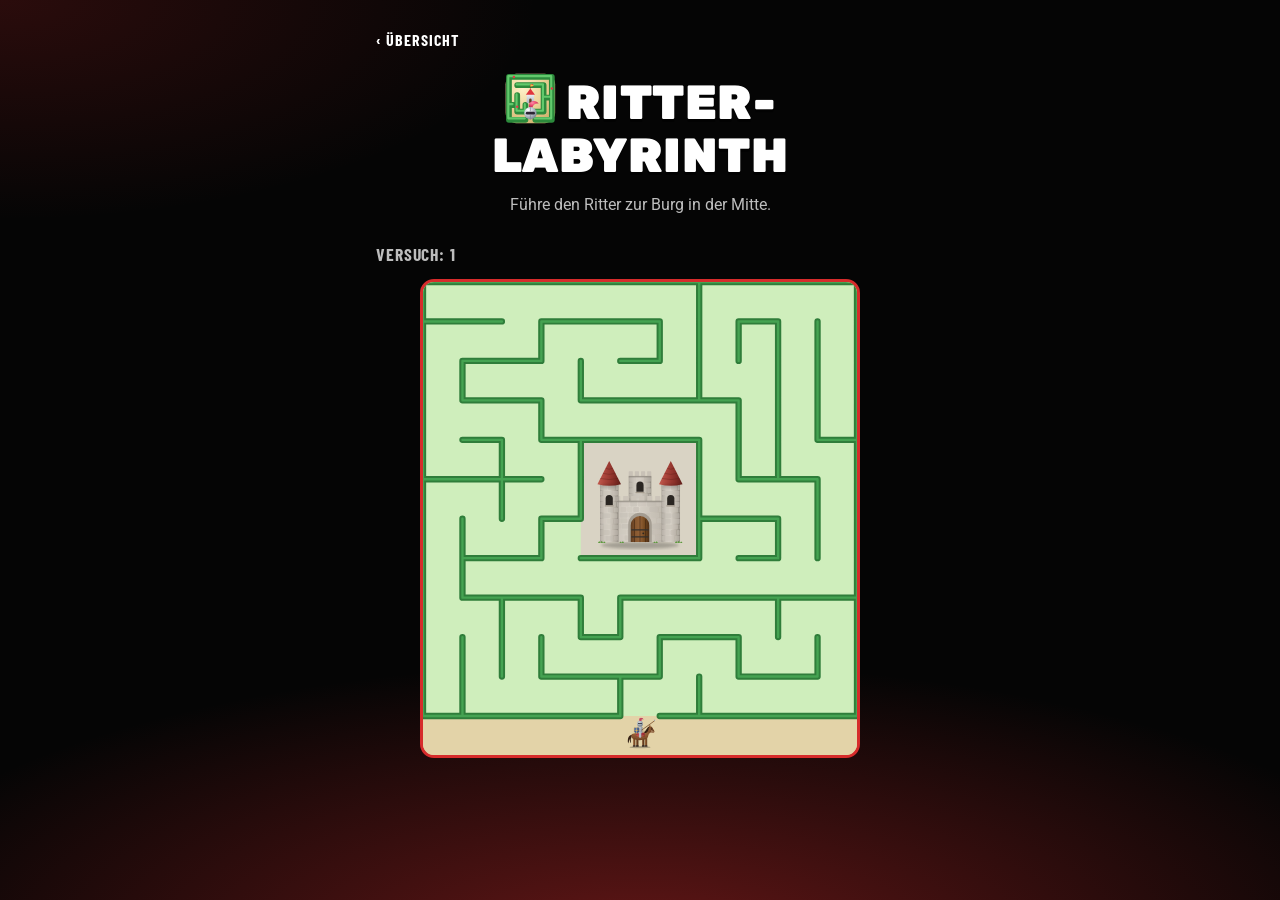
<file: site/spiele/labyrinth.html>
<!doctype html>
<html lang="de">
<head>
  <meta charset="utf-8">
  <meta name="viewport" content="width=device-width, initial-scale=1, viewport-fit=cover">
  <meta name="robots" content="noindex, nofollow">
  <title>Ritter-Labyrinth</title>
  <link rel="stylesheet" href="../css/stil.css">
  <style>
    .feld {
      width: 100%; max-width: 440px; margin: 0 auto;
      border-radius: var(--radius); overflow: hidden; border: 3px solid var(--akzent);
      touch-action: none; user-select: none; -webkit-user-select: none;
      background: #e3d3a8;
    }
    .feld canvas { display: block; width: 100%; touch-action: none; }
    .feld.autsch { animation: autsch 0.35s; }
    @keyframes autsch { 0%, 100% { box-shadow: var(--schatten); } 40% { box-shadow: 0 0 0 6px var(--akzent); } }
    .werte { display: flex; justify-content: space-between; font-family: var(--schrift-schmal); font-weight: 700; text-transform: uppercase; letter-spacing: 0.05em; font-size: 1.1rem; color: var(--text-leise); margin-bottom: 12px; }
    #meldung { min-height: 1.5em; font-weight: 600; }
  </style>
</head>
<body>
  <main class="seite">
    <a class="zurueck" href="../index.html">‹ Übersicht</a>
    <header class="kopf">
      <h1><span class="titel-icon" data-icon="labyrinth"></span> Ritter-Labyrinth</h1>
      <p class="unterzeile">Führe den Ritter zur Burg in der Mitte.</p>
    </header>
    <div class="werte"><span>Versuch: <b id="versuch">1</b></span></div>
    <div class="feld" id="feld"><canvas id="leinwand"></canvas></div>
    <p class="mitte" id="meldung" aria-live="polite"></p>
  </main>

  <script src="../js/config.js"></script>
  <script src="../js/motive.js"></script>
  <script src="../js/fortschritt.js"></script>
  <script>
    (function () {
      var N = 11;              // Labyrinth hat N x N Felder, darunter ein Streifen vor dem Eingang
      var HOF = [4, 6];        // Burghof: Felder 4 bis 6 in beiden Richtungen
      var EX = 5;              // Spalte des Eingangs (unten in der Mitte)
      var feld = document.getElementById("feld");
      var leinwand = document.getElementById("leinwand");
      var g = leinwand.getContext("2d");
      var versuchEl = document.getElementById("versuch");
      var meldung = document.getElementById("meldung");

      function bildAus(svg) {
        var img = new Image();
        img.src = "data:image/svg+xml;charset=utf-8," + encodeURIComponent(svg);
        img.onload = zeichnen;
        return img;
      }
      var ritterBild = bildAus(Motive.MOTIVE.ritter.svg);
      var burgBild = bildAus(Motive.MOTIVE.burg.zeichnen("", true)); // Burg ohne Fahnen

      function imHof(x, y) { return x >= HOF[0] && x <= HOF[1] && y >= HOF[0] && y <= HOF[1]; }
      function id(x, y) { return y * N + x; }
      function kante(a, b) { return a < b ? a + "-" + b : b + "-" + a; }
      function nachbarn(z) {
        var x = z % N, y = Math.floor(z / N), n = [];
        if (x > 0) n.push(z - 1);
        if (x < N - 1) n.push(z + 1);
        if (y > 0) n.push(z - N);
        if (y < N - 1) n.push(z + N);
        return n.filter(function (w) { return !imHof(w % N, Math.floor(w / N)); });
      }

      // Ein durchgehendes Labyrinth (Tiefensuche ab dem Eingang). Der Zugang zum Burghof liegt an dem
      // Hof-Nachbarfeld, das vom Eingang aus am weitesten entfernt ist. Es wird so lange neu gewürfelt,
      // bis der Weg zur Burg mindestens MIN_ANTEIL aller Felder durchquert.
      var MIN_ANTEIL = 2 / 3;
      function erzeugen() {
        var eingang = id(EX, N - 1);
        var felder = N * N - 9;
        var ziel = Math.ceil(felder * MIN_ANTEIL);
        var bester = null;
        for (var versuche = 0; versuche < 500; versuche++) {
          var besucht = new Array(N * N).fill(false), tiefe = new Array(N * N).fill(0), offen = {};
          var stapel = [eingang];
          besucht[eingang] = true;
          while (stapel.length) {
            var z = stapel[stapel.length - 1];
            var frei = nachbarn(z).filter(function (w) { return !besucht[w]; });
            if (!frei.length) { stapel.pop(); continue; }
            var w = frei[Math.floor(Math.random() * frei.length)];
            besucht[w] = true;
            tiefe[w] = tiefe[z] + 1;
            offen[kante(z, w)] = true;
            stapel.push(w);
          }

          // Hof-Nachbarfeld mit dem längsten Weg vom Eingang
          var tor = null;
          for (var i = HOF[0]; i <= HOF[1]; i++) {
            [[i, HOF[0] - 1, i, HOF[0]], [i, HOF[1] + 1, i, HOF[1]], [HOF[0] - 1, i, HOF[0], i], [HOF[1] + 1, i, HOF[1], i]].forEach(function (t) {
              var aussen = id(t[0], t[1]);
              if (!tor || tiefe[aussen] > tiefe[tor[0]]) tor = [aussen, id(t[2], t[3])];
            });
          }
          var weg = tiefe[tor[0]] + 1;
          if (!bester || weg > bester.weg) bester = { offen: offen, tor: tor, weg: weg };
          if (weg >= ziel) break;
        }
        bester.offen[kante(bester.tor[0], bester.tor[1])] = true;
        return { offen: bester.offen, weg: bester.weg, felder: felder };
      }

      var plan, zelle, breite, hoehe, waende, ritter, radius, versuch = 1, fertig = false, sperre = false;

      function vermessen() {
        var dpr = window.devicePixelRatio || 1;
        breite = feld.clientWidth;
        zelle = breite / N;
        hoehe = zelle * (N + 1);
        leinwand.width = Math.round(breite * dpr);
        leinwand.height = Math.round(hoehe * dpr);
        leinwand.style.height = hoehe + "px";
        g.setTransform(dpr, 0, 0, dpr, 0, 0);
        radius = zelle * 0.22;

        function px(v) { return v * zelle; }
        waende = [];
        // Spielfeldrand, damit der Ritter nicht hinausläuft (wird nicht gezeichnet)
        waende.push([0, 0, breite, 0], [0, hoehe, breite, hoehe], [0, 0, 0, hoehe], [breite, 0, breite, hoehe]);

        // Außenmauer, unten mit der Lücke für den Eingang
        for (var i = 0; i < N; i++) {
          waende.push([px(i), 0, px(i + 1), 0]);
          waende.push([0, px(i), 0, px(i + 1)]);
          waende.push([breite, px(i), breite, px(i + 1)]);
          if (i !== EX) waende.push([px(i), px(N), px(i + 1), px(N)]);
        }

        // Hecken zwischen den Feldern
        for (var y = 0; y < N; y++) {
          for (var x = 0; x < N; x++) {
            var z = id(x, y);
            if (x < N - 1) {
              var r = id(x + 1, y);
              if (!(imHof(x, y) && imHof(x + 1, y)) && !plan.offen[kante(z, r)]) waende.push([px(x + 1), px(y), px(x + 1), px(y + 1)]);
            }
            if (y < N - 1) {
              var u = id(x, y + 1);
              if (!(imHof(x, y) && imHof(x, y + 1)) && !plan.offen[kante(z, u)]) waende.push([px(x), px(y + 1), px(x + 1), px(y + 1)]);
            }
          }
        }
      }

      // Start: direkt vor dem Eingang, außerhalb der Hecke
      function start() { return { x: (EX + 0.5) * zelle, y: (N + 0.5) * zelle }; }
      function mitte() { return { x: breite / 2, y: (N * zelle) / 2 }; }

      var gezaehlt = false; // jedes Labyrinth zählt als Versuch, sobald sich der Ritter bewegt
      function neu() {
        plan = erzeugen();
        gezaehlt = false;
        vermessen();
        ritter = start();
        fertig = false;
        meldung.textContent = "";
        zeichnen();
      }

      function zeichnen() {
        if (!plan) return;
        var m = mitte();
        g.clearRect(0, 0, breite, hoehe);
        // vor dem Eingang: Sandweg, innen: Wiese, Mitte: Burghof
        g.fillStyle = "#e3d3a8";
        g.fillRect(0, 0, breite, hoehe);
        g.fillStyle = "#cfeebc";
        g.fillRect(0, 0, breite, N * zelle);
        g.fillStyle = "#d9d3c4";
        g.fillRect(HOF[0] * zelle, HOF[0] * zelle, 3 * zelle, 3 * zelle);

        g.lineCap = "round";
        g.strokeStyle = "#2f7d3a";
        g.lineWidth = Math.max(4, zelle * 0.16);
        g.beginPath();
        waende.slice(4).forEach(function (w) { g.moveTo(w[0], w[1]); g.lineTo(w[2], w[3]); });
        g.stroke();
        g.strokeStyle = "#45a352";
        g.lineWidth = Math.max(2, zelle * 0.06);
        g.stroke();

        var bs = zelle * 2.6;
        if (burgBild.complete) g.drawImage(burgBild, m.x - bs / 2, m.y - bs / 2, bs, bs);
        var rs = radius * 3.6;
        if (ritterBild.complete) g.drawImage(ritterBild, ritter.x - rs / 2, ritter.y - rs / 2 - radius * 0.3, rs, rs);
      }


      function abstand(px, py, w) {
        var dx = w[2] - w[0], dy = w[3] - w[1];
        var t = Math.max(0, Math.min(1, ((px - w[0]) * dx + (py - w[1]) * dy) / (dx * dx + dy * dy)));
        return Math.hypot(px - (w[0] + t * dx), py - (w[1] + t * dy));
      }

      function trifftHecke(x, y) {
        var dicke = Math.max(4, zelle * 0.16) / 2;
        for (var i = 0; i < waende.length; i++) if (abstand(x, y, waende[i]) < radius + dicke) return true;
        return false;
      }

      function bewegen(dx, dy) {
        if (fertig || sperre) return;
        if (!gezaehlt) { gezaehlt = true; Fortschritt.versuch("labyrinth"); }
        var schritte = Math.ceil(Math.hypot(dx, dy) / 2) || 1;
        for (var i = 0; i < schritte; i++) {
          var nx = ritter.x + dx / schritte, ny = ritter.y + dy / schritte;
          if (trifftHecke(nx, ny)) return autsch();
          ritter.x = nx; ritter.y = ny;
        }
        var m = mitte();
        if (Math.hypot(ritter.x - m.x, ritter.y - m.y) < zelle * 0.8) {
          fertig = true;
          zeichnen();
          meldung.textContent = "Der Ritter ist an der Burg angekommen!";
          setTimeout(function () { Fortschritt.gewinnen("labyrinth"); }, 400);
          return;
        }
        zeichnen();
      }

      function autsch() {
        sperre = true;
        zug = null;
        feld.classList.remove("autsch");
        void feld.offsetWidth;
        feld.classList.add("autsch");
        if (navigator.vibrate) navigator.vibrate(120);
        setTimeout(function () {
          // Jeder Fehler lässt ein neues Labyrinth wachsen, der Ritter beginnt wieder vor dem Eingang
          versuch++;
          versuchEl.textContent = versuch;
          neu();
          sperre = false;
        }, 450);
      }

      // Wischen: der Ritter folgt der Fingerbewegung, egal wo auf dem Feld gewischt wird
      var zug = null;
      leinwand.addEventListener("pointerdown", function (e) {
        e.preventDefault();
        try { leinwand.setPointerCapture(e.pointerId); } catch (fehler) {}
        zug = { id: e.pointerId, x: e.clientX, y: e.clientY };
        if (!sperre && !fertig) meldung.textContent = "";
      });
      leinwand.addEventListener("pointermove", function (e) {
        if (!zug || e.pointerId !== zug.id) return;
        var dx = e.clientX - zug.x, dy = e.clientY - zug.y;
        zug.x = e.clientX; zug.y = e.clientY;
        bewegen(dx, dy);
      });
      function ende(e) { if (zug && e.pointerId === zug.id) zug = null; }
      leinwand.addEventListener("pointerup", ende);
      leinwand.addEventListener("pointercancel", ende);

      window.addEventListener("resize", function () {
        var alteZelle = zelle;
        vermessen();
        ritter.x *= zelle / alteZelle;
        ritter.y *= zelle / alteZelle;
        zeichnen();
      });

      neu();
    })();
  </script>
</body>
</html>
</file>
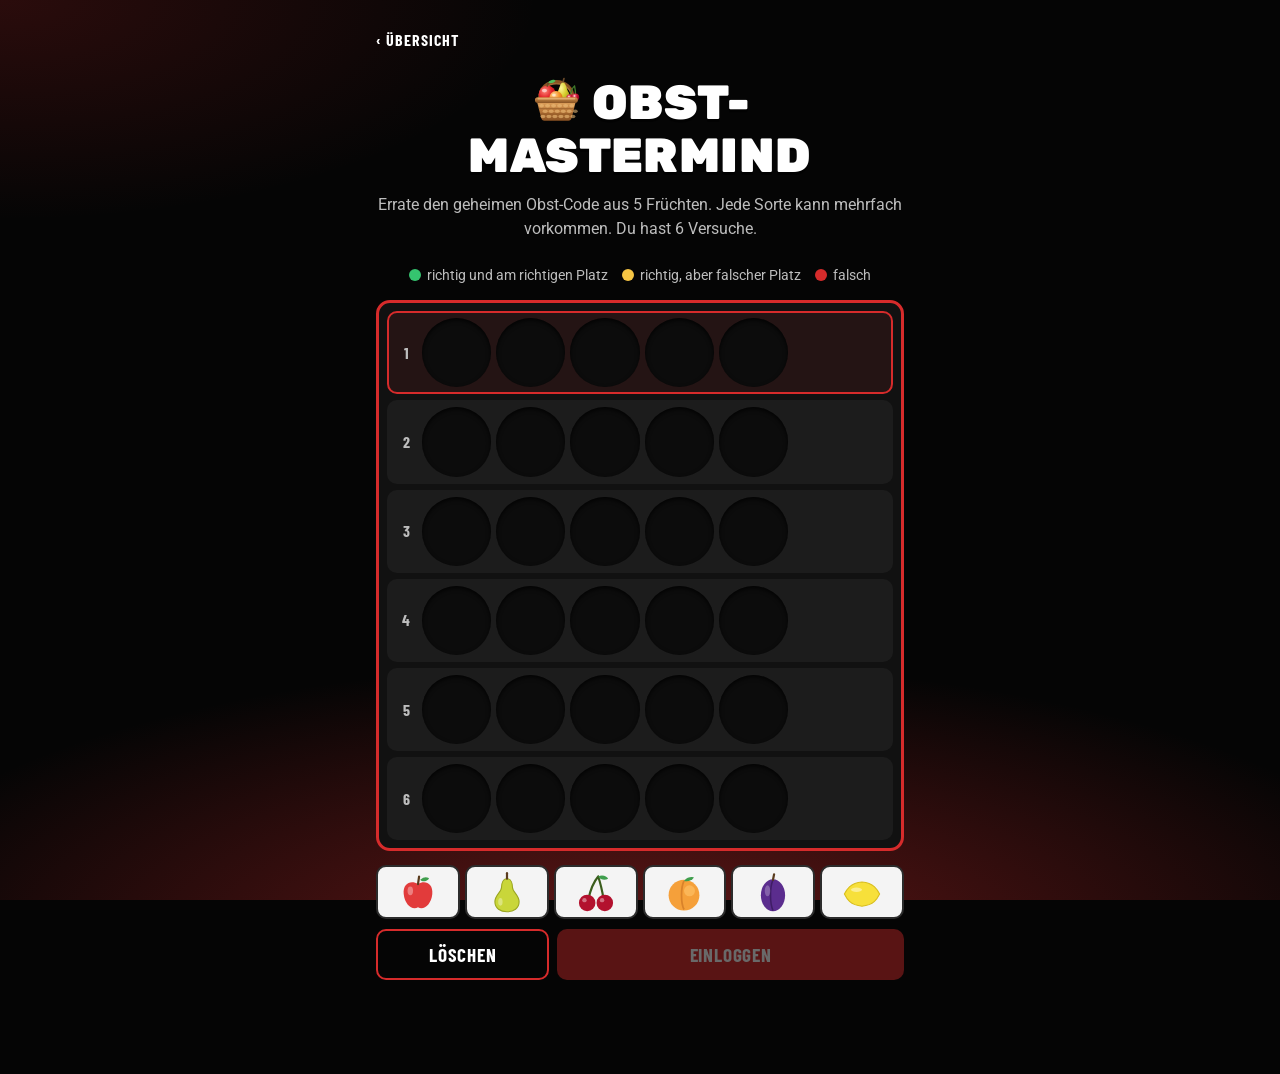
<file: site/spiele/mastermind.html>
<!doctype html>
<html lang="de">
<head>
  <meta charset="utf-8">
  <meta name="viewport" content="width=device-width, initial-scale=1, viewport-fit=cover">
  <meta name="robots" content="noindex, nofollow">
  <title>Obst-Mastermind</title>
  <link rel="stylesheet" href="../css/stil.css">
  <style>
    .legende { display: flex; flex-wrap: wrap; gap: 6px 14px; justify-content: center; font-size: 0.9rem; color: var(--text-leise); margin-bottom: 14px; }
    .legende span { display: inline-flex; align-items: center; gap: 6px; }
    .punkt { width: 12px; height: 12px; border-radius: 50%; display: inline-block; }
    .punkt.gruen { background: var(--gruen); }
    .punkt.gelb { background: var(--akzent-2); }
    .punkt.rot { background: var(--akzent); }

    .brett { display: grid; gap: 6px; padding: 8px; background: var(--karte); border: 3px solid var(--akzent); border-radius: var(--radius); }
    .reihe {
      display: grid; grid-template-columns: 22px repeat(5, 1fr) 92px; align-items: center; gap: 5px;
      padding: 5px 6px; border-radius: 10px; background: var(--karte-2); border: 2px solid transparent;
    }
    .reihe.aktiv { border-color: var(--akzent); background: #241414; }
    .reihe .nr { font-family: var(--schrift-schmal); font-weight: 700; color: var(--text-leise); text-align: center; }
    .loch {
      aspect-ratio: 1; border-radius: 50%; padding: 2px; border: none;
      background: #0c0c0c; box-shadow: inset 0 2px 4px rgba(0, 0, 0, 0.8);
      display: grid; place-items: center; cursor: default;
    }
    .reihe.aktiv .loch { cursor: pointer; }
    .loch svg { width: 100%; height: 100%; display: block; }
    .wertung { display: flex; gap: 4px; justify-content: flex-end; }
    .wertung span {
      min-width: 26px; height: 26px; border-radius: 13px; padding: 0 6px;
      display: grid; place-items: center; font-weight: 700; font-size: 0.9rem; color: #111;
    }
    .wertung .gruen { background: var(--gruen); }
    .wertung .gelb { background: var(--akzent-2); }
    .wertung .rot { background: var(--akzent); color: #fff; }

    .obstleiste { display: grid; grid-template-columns: repeat(6, minmax(0, 1fr)); gap: 5px; margin: 14px 0 10px; }
    .frucht-knopf {
      border: 2px solid var(--rand); border-radius: 10px; background: #f4f4f4; padding: 4px 0 2px;
      cursor: pointer; touch-action: manipulation; display: grid; justify-items: center;
    }
    .frucht-knopf:active { transform: scale(0.94); border-color: var(--akzent); }
    .frucht-knopf svg { width: 100%; max-width: 44px; aspect-ratio: 1; display: block; }
    .aktionen { display: grid; grid-template-columns: 1fr 2fr; gap: 8px; }
    .loesung { display: grid; grid-template-columns: repeat(5, 1fr); gap: 6px; max-width: 260px; margin: 10px auto; }
    .loesung .loch { background: #f4f4f4; box-shadow: none; }
    #meldung { min-height: 1.5em; font-weight: 600; text-align: center; margin-top: 10px; }
  </style>
</head>
<body>
  <main class="seite">
    <a class="zurueck" href="../index.html">‹ Übersicht</a>
    <header class="kopf">
      <h1><span class="titel-icon" data-icon="mastermind"></span> Obst-Mastermind</h1>
      <p class="unterzeile">Errate den geheimen Obst-Code aus <span id="t-laenge">5</span> Früchten. Jede Sorte kann mehrfach vorkommen. Du hast <span id="t-versuche">7</span> Versuche.</p>
    </header>
    <div class="legende">
      <span><i class="punkt gruen"></i>richtig und am richtigen Platz</span>
      <span><i class="punkt gelb"></i>richtig, aber falscher Platz</span>
      <span><i class="punkt rot"></i>falsch</span>
    </div>

    <div class="brett" id="brett"></div>

    <div id="eingabe">
      <div class="obstleiste" id="obstleiste"></div>
      <div class="aktionen">
        <button class="knopf zweit" type="button" id="loeschen">Löschen</button>
        <button class="knopf" type="button" id="einloggen" disabled>Einloggen</button>
      </div>
    </div>
    <p id="meldung" aria-live="polite"></p>
    <div id="ende" hidden class="mitte">
      <div class="loesung" id="loesung"></div>
      <button class="knopf" type="button" id="neu">Neues Spiel</button>
    </div>
  </main>

  <script src="../js/config.js"></script>
  <script src="../js/motive.js"></script>
  <script src="../js/fortschritt.js"></script>
  <script>
    (function () {
      var LAENGE = 5, VERSUCHE = 6;
      document.getElementById("t-laenge").textContent = LAENGE;
      document.getElementById("t-versuche").textContent = VERSUCHE;

      function svg(inhalt) { return '<svg viewBox="0 0 40 40" xmlns="http://www.w3.org/2000/svg">' + inhalt + "</svg>"; }
      var OBST = [
        { id: "apfel", name: "Apfel", svg: svg('<path d="M20 12 C14 8 6 11 7 21 C8 31 15 36 20 33 C25 36 32 31 33 21 C34 11 26 8 20 12 Z" fill="#e23b3b"/><path d="M20 12 L21 5" stroke="#5a3b1d" stroke-width="2" stroke-linecap="round"/><path d="M22 8 C26 4 30 6 30 7 C27 10 24 10 22 8 Z" fill="#3f9e4d"/><ellipse cx="13" cy="18" rx="2.5" ry="4" fill="#fff" opacity=".35"/>') },
        { id: "birne", name: "Birne", svg: svg('<path d="M20 7 C16 7 15 12 15 15 C15 19 9 22 9 28 C9 34 14 37 20 37 C26 37 31 34 31 28 C31 22 25 19 25 15 C25 12 24 7 20 7 Z" fill="#c9d63a" stroke="#9aa520" stroke-width="1"/><path d="M20 7 L20 2" stroke="#5a3b1d" stroke-width="2" stroke-linecap="round"/><ellipse cx="14" cy="28" rx="2" ry="3.5" fill="#fff" opacity=".35"/>') },
        { id: "kirsche", name: "Kirsche", svg: svg('<path d="M13 26 Q16 12 22 5 M27 26 Q25 14 22 5" stroke="#3b5d1d" stroke-width="2" fill="none" stroke-linecap="round"/><path d="M22 5 C26 3 30 5 31 7 C28 9 24 8 22 5 Z" fill="#3f9e4d"/><circle cx="12" cy="29" r="7.5" fill="#b3112e"/><circle cx="28" cy="29" r="7.5" fill="#b3112e"/><circle cx="9.5" cy="26.5" r="2" fill="#fff" opacity=".4"/><circle cx="25.5" cy="26.5" r="2" fill="#fff" opacity=".4"/>') },
        { id: "aprikose", name: "Aprikose", svg: svg('<circle cx="20" cy="22" r="14" fill="#f5a03a"/><path d="M20 9 C17 15 17 29 20 35" stroke="#d9822a" stroke-width="1.6" fill="none"/><circle cx="25" cy="18" r="5" fill="#ffc46b" opacity=".6"/><path d="M20 9 C23 5 28 5 29 6 C27 9 23 10 20 9 Z" fill="#3f9e4d"/>') },
        { id: "zwetschge", name: "Zwetschge", svg: svg('<ellipse cx="20" cy="22" rx="11" ry="14.5" fill="#5b2d8e"/><path d="M20 8 C17 15 17 29 20 36" stroke="#3f1d66" stroke-width="1.4" fill="none"/><ellipse cx="15" cy="18" rx="2.5" ry="5" fill="#fff" opacity=".25"/><path d="M20 8 L21 3" stroke="#5a3b1d" stroke-width="2" stroke-linecap="round"/>') },
        { id: "zitrone", name: "Zitrone", svg: svg('<path d="M4 21 C6 17 9 11 20 10 C31 11 34 17 36 21 C34 25 31 31 20 32 C9 31 6 25 4 21 Z" fill="#f7e03a" stroke="#d9bf1e" stroke-width="1"/><ellipse cx="15" cy="17" rx="5" ry="2" fill="#fff" opacity=".45"/>') }
      ];

      var brett = document.getElementById("brett");
      var leiste = document.getElementById("obstleiste");
      var knopfEin = document.getElementById("einloggen");
      var meldung = document.getElementById("meldung");
      var code, versuch, eingabe, reihen, vorbei;

      OBST.forEach(function (f, i) {
        var b = document.createElement("button");
        b.type = "button";
        b.className = "frucht-knopf";
        b.setAttribute("aria-label", f.name);
        b.innerHTML = f.svg;
        b.addEventListener("click", function () { setzen(i); });
        leiste.appendChild(b);
      });

      function start() {
        code = [];
        for (var i = 0; i < LAENGE; i++) code.push(Math.floor(Math.random() * OBST.length));
        versuch = 0;
        vorbei = false;
        eingabe = leer();
        meldung.textContent = "";
        document.getElementById("eingabe").hidden = false;
        document.getElementById("ende").hidden = true;
        brett.innerHTML = "";
        reihen = [];
        for (var r = 0; r < VERSUCHE; r++) {
          var reihe = document.createElement("div");
          reihe.className = "reihe";
          var html = '<span class="nr">' + (r + 1) + "</span>";
          for (var s = 0; s < LAENGE; s++) html += '<button type="button" class="loch" data-stelle="' + s + '" aria-label="Platz ' + (s + 1) + '"></button>';
          html += '<div class="wertung"></div>';
          reihe.innerHTML = html;
          brett.appendChild(reihe);
          reihen.push(reihe);
        }
        zeichnen();
      }

      function leer() { var a = []; for (var i = 0; i < LAENGE; i++) a.push(null); return a; }

      function zeichnen() {
        reihen.forEach(function (r, i) { r.classList.toggle("aktiv", i === versuch && !vorbei); });
        var reihe = reihen[versuch];
        if (!reihe) return;
        var loecher = reihe.querySelectorAll(".loch");
        eingabe.forEach(function (f, s) { loecher[s].innerHTML = f === null ? "" : OBST[f].svg; });
        knopfEin.disabled = eingabe.indexOf(null) >= 0;
      }

      function setzen(f) {
        if (vorbei) return;
        var frei = eingabe.indexOf(null);
        if (frei < 0) return;
        eingabe[frei] = f;
        zeichnen();
      }

      // Antippen eines gefüllten Platzes in der aktuellen Reihe leert ihn wieder
      brett.addEventListener("click", function (e) {
        var loch = e.target.closest(".loch");
        if (!loch || vorbei || loch.closest(".reihe") !== reihen[versuch]) return;
        eingabe[Number(loch.dataset.stelle)] = null;
        zeichnen();
      });

      document.getElementById("loeschen").addEventListener("click", function () {
        for (var i = LAENGE - 1; i >= 0; i--) if (eingabe[i] !== null) { eingabe[i] = null; break; }
        zeichnen();
      });

      function bewerten(tipp) {
        var gruen = 0, gelb = 0, zaehlerCode = {}, zaehlerTipp = {};
        for (var i = 0; i < LAENGE; i++) {
          if (tipp[i] === code[i]) gruen++;
          zaehlerCode[code[i]] = (zaehlerCode[code[i]] || 0) + 1;
          zaehlerTipp[tipp[i]] = (zaehlerTipp[tipp[i]] || 0) + 1;
        }
        Object.keys(zaehlerTipp).forEach(function (f) { gelb += Math.min(zaehlerTipp[f], zaehlerCode[f] || 0); });
        gelb -= gruen;
        return { gruen: gruen, gelb: gelb, rot: LAENGE - gruen - gelb };
      }

      knopfEin.addEventListener("click", function () {
        if (vorbei || eingabe.indexOf(null) >= 0) return;
        if (versuch === 0) Fortschritt.versuch("mastermind"); // neues Spiel zählt ab dem ersten eingeloggten Tipp
        var w = bewerten(eingabe);
        reihen[versuch].querySelector(".wertung").innerHTML =
          '<span class="gruen" title="richtig am richtigen Platz">' + w.gruen + "</span>" +
          '<span class="gelb" title="richtig, aber falscher Platz">' + w.gelb + "</span>" +
          '<span class="rot" title="falsch">' + w.rot + "</span>";
        versuch++;
        eingabe = leer();

        if (w.gruen === LAENGE) {
          vorbei = true;
          zeichnen();
          meldung.textContent = "Code geknackt in " + versuch + (versuch === 1 ? " Versuch!" : " Versuchen!");
          document.getElementById("eingabe").hidden = true;
          setTimeout(function () { Fortschritt.gewinnen("mastermind"); }, 500);
          return;
        }
        if (versuch >= VERSUCHE) {
          vorbei = true;
          zeichnen();
          meldung.textContent = "Leider keine Versuche mehr. Das war der Code:";
          document.getElementById("eingabe").hidden = true;
          document.getElementById("loesung").innerHTML = code.map(function (f) { return '<div class="loch">' + OBST[f].svg + "</div>"; }).join("");
          document.getElementById("ende").hidden = false;
          return;
        }
        zeichnen();
      });

      document.getElementById("neu").addEventListener("click", start);
      start();
    })();
  </script>
</body>
</html>
</file>
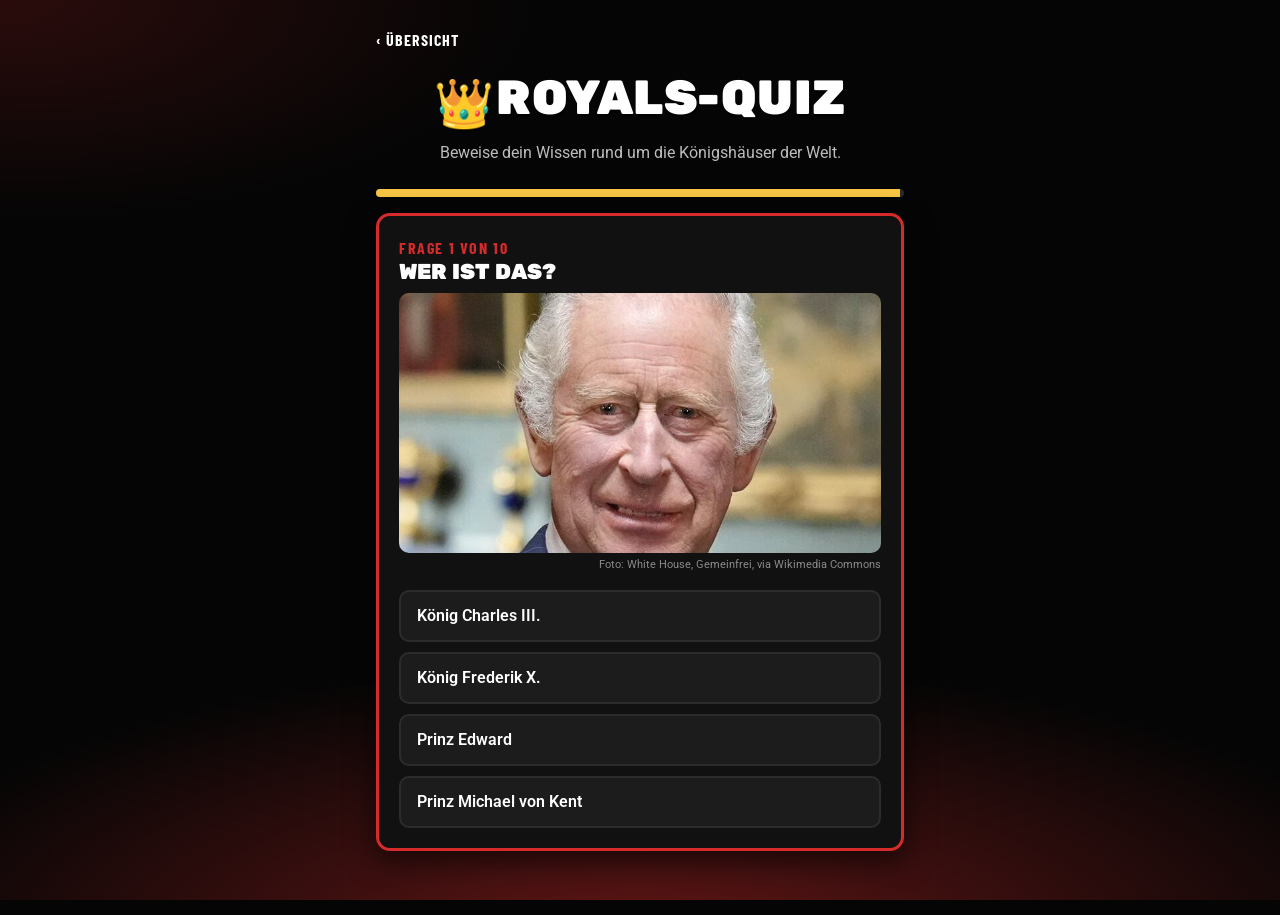
<file: site/spiele/quiz.html>
<!doctype html>
<html lang="de">
<head>
  <meta charset="utf-8">
  <meta name="viewport" content="width=device-width, initial-scale=1, viewport-fit=cover">
  <meta name="robots" content="noindex, nofollow">
  <title>Royals-Quiz</title>
  <link rel="stylesheet" href="../css/stil.css">
  <style>
    .antworten { display: grid; gap: 10px; margin-top: 16px; }
    .antwort {
      min-height: 52px; padding: 12px 16px; text-align: left;
      border: 2px solid var(--rand); border-radius: 10px; background: var(--karte-2);
      font: inherit; font-size: 1rem; font-weight: 600; color: var(--text); cursor: pointer;
      touch-action: manipulation;
    }
    .antwort.gewaehlt { background: rgba(255, 255, 255, 0.18); border-color: #fff; }
    .balken { height: 8px; background: var(--rand); border-radius: 99px; overflow: hidden; margin-bottom: 16px; }
    .balken div { height: 100%; background: var(--akzent-2); width: 100%; }
    .quizbild { display: block; width: 100%; max-height: 260px; object-fit: cover; object-position: center 25%; border-radius: 10px; margin: 6px 0 4px; background: #222; }
    .bildquelle { font-size: 0.7rem; color: #8a8a8a; text-align: right; }
    .nummer { color: var(--akzent); font-family: var(--schrift-schmal); font-weight: 700; text-transform: uppercase; letter-spacing: 0.1em; }
  </style>
</head>
<body>
  <main class="seite">
    <a class="zurueck" href="../index.html">‹ Übersicht</a>
    <header class="kopf">
      <h1><span class="titel-icon" data-icon="quiz"></span> Royals-Quiz</h1>
      <p class="unterzeile" id="regel"></p>
    </header>
    <div class="balken" aria-hidden="true"><div id="balken"></div></div>
    <section class="karte" id="karte"></section>
  </main>

  <script src="../js/config.js"></script>
  <script src="../js/motive.js"></script>
  <script src="../js/fortschritt.js"></script>
  <script>
    (function () {
      var Q = window.GEBURTSTAG.quiz;
      var LETZTE = "gb-quiz-letzte-runde";
      var karte = document.getElementById("karte");
      var balken = document.getElementById("balken");
      var QUOTE = Q.quote || { gb: 4, eu: 4, jp: 2 };
      var ZEIT = 3 * 60 * 1000; // 3 Minuten für alle Fragen einer Runde, sichtbar nur als ablaufender Balken
      var verfuegbar, ANZAHL, MINDESTENS, runde, nr, punkte, startZeit, uhr, vorbei;

      function uhrStarten() {
        clearInterval(uhr);
        startZeit = Date.now();
        vorbei = false;
        uhr = setInterval(uhrTick, 200);
        uhrTick();
      }
      function uhrTick() {
        var rest = Math.max(0, 1 - (Date.now() - startZeit) / ZEIT);
        balken.style.width = rest * 100 + "%";
        if (rest <= 0) zeitAbgelaufen();
      }
      function zeitAbgelaufen() {
        clearInterval(uhr);
        vorbei = true;
        if (nr === 0) Fortschritt.versuch("quiz"); // auch eine Runde ohne Antwort zählt als Versuch
        karte.innerHTML = '<div class="mitte"><div style="font-size:3rem" aria-hidden="true">⏳</div><h2>Die Zeit ist um!</h2>' +
          '<p>Leider hat die Zeit nicht für alle Fragen gereicht. Nächstes Mal mehr Glück!</p>' +
          '<button class="knopf" type="button" id="nochmal">Noch einmal</button></div>';
        document.getElementById("nochmal").addEventListener("click", start);
      }

      function bildPfad(f) { return Fortschritt.wurzel + f.bild; }

      // Bildfragen nur verwenden, wenn das Bild auch wirklich geladen werden kann
      function bilderPruefen() {
        return Promise.all(Q.fragen.map(function (f, i) {
          if (!f.bild) return Promise.resolve(i);
          return new Promise(function (fertig) {
            var img = new Image();
            img.onload = function () { fertig(i); };
            img.onerror = function () { fertig(-1); };
            img.src = bildPfad(f);
          });
        })).then(function (liste) { return liste.filter(function (i) { return i >= 0; }); });
      }

      function mischen(a) {
        for (var i = a.length - 1; i > 0; i--) { var j = Math.floor(Math.random() * (i + 1)); var t = a[i]; a[i] = a[j]; a[j] = t; }
        return a;
      }

      function letzteLaden() {
        try { return JSON.parse(localStorage.getItem(LETZTE)) || []; } catch (e) { return []; }
      }

      // Zieht anzahl Fragen aus liste, bevorzugt solche, die in der vorigen Runde nicht dran waren
      function ziehen(liste, anzahl, letzte) {
        var neu = mischen(liste.filter(function (i) { return letzte.indexOf(i) < 0; }));
        if (neu.length < anzahl) neu = neu.concat(mischen(liste.filter(function (i) { return neu.indexOf(i) < 0; })));
        return neu.slice(0, anzahl);
      }

      // Neue Runde: je Bereich genau so viele Fragen wie in der Quote, danach alles gemischt
      function start() {
        var letzte = letzteLaden();
        runde = [];
        Object.keys(QUOTE).forEach(function (b) {
          var imBereich = verfuegbar.filter(function (i) { return Q.fragen[i].bereich === b; });
          runde = runde.concat(ziehen(imBereich, QUOTE[b], letzte));
        });
        // Falls ein Bereich zu wenige Fragen hat, mit beliebigen anderen auffüllen
        if (runde.length < ANZAHL) runde = runde.concat(ziehen(verfuegbar.filter(function (i) { return runde.indexOf(i) < 0; }), ANZAHL - runde.length, letzte));
        runde = mischen(runde);
        try { localStorage.setItem(LETZTE, JSON.stringify(runde)); } catch (e) {}
        nr = 0;
        punkte = 0;
        uhrStarten();
        frage();
      }

      function frage() {
        if (vorbei) return;
        if (nr >= ANZAHL) return ende();
        var f = Q.fragen[runde[nr]];
        karte.innerHTML = '<div class="nummer">Frage ' + (nr + 1) + " von " + ANZAHL + "</div><h2></h2>" +
          '<div class="antworten"></div>';
        karte.querySelector("h2").textContent = f.frage;
        if (f.bild) {
          var img = document.createElement("img");
          img.className = "quizbild";
          img.alt = "Foto zur Frage";
          img.src = bildPfad(f);
          karte.insertBefore(img, karte.querySelector(".antworten"));
          if (f.quelle) {
            var q = document.createElement("div");
            q.className = "bildquelle";
            q.textContent = "Foto: " + f.quelle.urheber + ", " + f.quelle.lizenz + ", via Wikimedia Commons";
            karte.insertBefore(q, karte.querySelector(".antworten"));
          }
        }
        var box = karte.querySelector(".antworten");
        // Die erste Antwort im Pool ist die richtige, hier wird gemischt
        mischen(f.antworten.map(function (text, i) { return { text: text, richtig: i === 0 }; })).forEach(function (a) {
          var b = document.createElement("button");
          b.type = "button";
          b.className = "antwort";
          b.textContent = a.text;
          b.addEventListener("click", function () { waehlen(a.richtig, b, box); });
          box.appendChild(b);
        });
      }

      // Keine Rückmeldung, ob die Antwort stimmt: nur kurz markieren und weiter
      function waehlen(richtig, b, box) {
        if (box.dataset.fertig || vorbei) return;
        box.dataset.fertig = "1";
        if (nr === 0) Fortschritt.versuch("quiz"); // neue Runde zählt ab der ersten Antwort
        if (richtig) punkte++;
        b.classList.add("gewaehlt");
        setTimeout(function () { nr++; frage(); }, 350);
      }

      function ende() {
        clearInterval(uhr);
        var geschafft = punkte >= MINDESTENS;
        karte.innerHTML = '<div class="mitte">' +
          (geschafft
            ? '<div style="font-size:3rem" aria-hidden="true">👑</div><h2>Toll!</h2><p>' +
              (punkte === ANZAHL ? "Du hast alle Fragen richtig beantwortet." : "Du hast genug Fragen richtig beantwortet.") +
              " Eine wahre Kennerin der Königshäuser!</p>"
            : '<div style="font-size:3rem" aria-hidden="true">🍀</div><h2>Pech gehabt!</h2><p>Leider war nicht alles richtig. Nächstes Mal mehr Glück!</p>' +
              '<button class="knopf" type="button" id="nochmal">Noch einmal</button>') +
          "</div>";
        if (geschafft) setTimeout(function () { Fortschritt.gewinnen("quiz"); }, 900);
        else document.getElementById("nochmal").addEventListener("click", start);
      }

      karte.innerHTML = '<p class="mitte leise">Fragen werden geladen …</p>';
      bilderPruefen().then(function (liste) {
        verfuegbar = liste;
        ANZAHL = Math.min(Object.keys(QUOTE).reduce(function (s, b) { return s + QUOTE[b]; }, 0), verfuegbar.length);
        MINDESTENS = Math.min(Q.mindestensRichtig || ANZAHL, ANZAHL);
        document.getElementById("regel").textContent = "Beweise dein Wissen rund um die Königshäuser der Welt.";
        start();
      });
    })();
  </script>
</body>
</html>
</file>
<file: site/css/stil.css>
/* Schriften: kräftige Überschriften, schmale Großbuchstaben für Knöpfe und Beschriftungen.
   Lokal eingebunden (Ordner schriften/, SIL Open Font License), damit nichts von Google-Servern geladen wird.
   Rubik und Roboto sind variable Schriften: eine Datei für alle Stärken. */
@font-face { font-family: "Barlow Condensed"; font-style: normal; font-weight: 600; font-display: swap; src: url("../schriften/barlow-condensed-600.woff2") format("woff2"); }
@font-face { font-family: "Barlow Condensed"; font-style: normal; font-weight: 700; font-display: swap; src: url("../schriften/barlow-condensed-700.woff2") format("woff2"); }
@font-face { font-family: "Roboto"; font-style: normal; font-weight: 400 700; font-display: swap; src: url("../schriften/roboto.woff2") format("woff2"); }
@font-face { font-family: "Rubik"; font-style: normal; font-weight: 800 900; font-display: swap; src: url("../schriften/rubik.woff2") format("woff2"); }

:root {
  --bg: #050505;
  --bg-2: #1b1b1b;
  --karte: #111111;
  --karte-2: #1c1c1c;
  --text: #ffffff;
  --text-leise: #bdbdbd;
  --akzent: #d62b2b;
  --akzent-dunkel: #a81d1d;
  --akzent-2: #f6c544;
  --akzent-3: #6e1010;
  --gruen: #35c46f;
  --rand: #2c2c2c;
  --schatten: 0 10px 30px rgba(0, 0, 0, 0.6);
  --radius: 14px;
  --schrift: Roboto, "Segoe UI", system-ui, -apple-system, Arial, sans-serif;
  --schrift-titel: Rubik, "Arial Black", "Segoe UI", sans-serif;
  --schrift-schmal: "Barlow Condensed", "Arial Narrow", "Segoe UI", sans-serif;
}

* { box-sizing: border-box; }

html, body { margin: 0; padding: 0; }
[hidden] { display: none !important; }

body {
  font-family: var(--schrift);
  color: var(--text);
  background:
    radial-gradient(ellipse 90% 45% at 50% 105%, rgba(214, 43, 43, 0.45), transparent 70%) fixed,
    radial-gradient(ellipse 60% 35% at 0% 0%, rgba(214, 43, 43, 0.18), transparent 70%) fixed,
    var(--bg);
  background-color: var(--bg);
  min-height: 100vh;
  line-height: 1.5;
  -webkit-tap-highlight-color: transparent;
}

.seite {
  max-width: 560px;
  margin: 0 auto;
  padding: 20px 16px 48px;
}

h1, h2, h3 { line-height: 1.1; margin: 0 0 10px; font-family: var(--schrift-titel); font-weight: 900; text-transform: uppercase; letter-spacing: 0.01em; }
h1 { font-size: clamp(2rem, 9.5vw, 3rem); text-shadow: 0 3px 0 rgba(0, 0, 0, 0.6); }
h2 { font-size: 1.35rem; }
h3 { font-size: 1.05rem; }
p { margin: 0 0 12px; }

.oben {
  font-family: var(--schrift-schmal);
  font-weight: 700;
  text-transform: uppercase;
  letter-spacing: 0.12em;
  color: var(--akzent);
  font-size: 1rem;
  margin-bottom: 6px;
}

.kopf { text-align: center; margin-bottom: 24px; }
.kopf .unterzeile { color: var(--text-leise); }
/* Reim auf der Startseite: auf schmalen Handys kleiner, damit jede Verszeile in eine Zeile passt */
.reim { font-size: min(1rem, 3.55vw); }
.overlay .reim { font-size: min(1rem, 3.25vw); }

.zurueck {
  display: inline-flex;
  align-items: center;
  gap: 6px;
  color: var(--text);
  text-decoration: none;
  font-family: var(--schrift-schmal);
  font-weight: 700;
  text-transform: uppercase;
  letter-spacing: 0.06em;
  margin-bottom: 12px;
  padding: 8px 0;
}
.zurueck::first-letter { color: var(--akzent); }

.karte {
  background: var(--karte);
  border: 3px solid var(--akzent);
  border-radius: var(--radius);
  box-shadow: var(--schatten);
  padding: 20px;
  margin-bottom: 16px;
}

.knopf {
  display: inline-flex;
  align-items: center;
  justify-content: center;
  gap: 8px;
  min-height: 50px;
  padding: 12px 24px;
  border: none;
  border-radius: 10px;
  background: var(--akzent);
  color: #fff;
  font-family: var(--schrift-schmal);
  font-weight: 700;
  font-size: 1.2rem;
  text-transform: uppercase;
  letter-spacing: 0.04em;
  text-decoration: none;
  cursor: pointer;
  box-shadow: 0 6px 18px rgba(214, 43, 43, 0.35);
  transition: transform 0.08s, background 0.15s;
  touch-action: manipulation;
}
.knopf:active { transform: translateY(2px); background: var(--akzent-dunkel); }
.knopf.zweit { background: transparent; color: var(--text); border: 2px solid var(--akzent); box-shadow: none; }
.knopf.zweit:active { background: rgba(214, 43, 43, 0.2); }
.knopf[disabled] { opacity: 0.4; pointer-events: none; box-shadow: none; }
.knopf.breit { width: 100%; }

.mitte { text-align: center; }
.leise { color: var(--text-leise); font-size: 0.95rem; }

/* Startseite: Questliste */
.spiele { display: grid; gap: 12px; }
.spiel-link {
  display: flex;
  align-items: center;
  gap: 14px;
  padding: 14px;
  background: var(--karte);
  border-radius: var(--radius);
  color: inherit;
  text-decoration: none;
  border: 2px solid var(--rand);
  transition: transform 0.1s, border-color 0.15s;
}
.spiel-link:active { transform: scale(0.98); border-color: var(--akzent); }
.spiel-link .symbol {
  flex: 0 0 56px;
  height: 56px;
  display: grid;
  place-items: center;
  font-size: 1.9rem;
  border-radius: 10px;
  background: var(--karte-2);
  border: 2px solid var(--rand);
}
.spiel-link .info { flex: 1; min-width: 0; }
.spiel-link .nummer { font-family: var(--schrift-schmal); font-weight: 700; text-transform: uppercase; letter-spacing: 0.1em; color: var(--akzent); font-size: 0.85rem; line-height: 1.2; }
.spiel-link .titel { font-family: var(--schrift-schmal); font-weight: 700; font-size: 1.4rem; text-transform: uppercase; line-height: 1.15; }
.spiel-link .status { font-size: 0.9rem; color: var(--text-leise); }
.spiel-link.geschafft { border-color: var(--akzent); }
.spiel-link.geschafft .symbol { background: var(--akzent); border-color: var(--akzent); }
.spiel-link.geschafft .status { color: #fff; font-weight: 700; }
.spiel-link .pfeil {
  flex: 0 0 30px; height: 30px; display: grid; place-items: center;
  border-radius: 50%; border: 2px solid var(--akzent); color: var(--akzent); font-size: 1.1rem; font-weight: 700;
}

/* Statistik */
.statistik ul { list-style: none; margin: 8px 0 0; padding: 0; display: grid; gap: 6px; }
.statistik li {
  display: grid; grid-template-columns: 1fr auto; grid-template-areas: "name wert" "info wert";
  align-items: center; column-gap: 12px;
  background: var(--karte-2); border-radius: 8px; padding: 8px 12px; border-left: 4px solid var(--rand);
}
.statistik li.geloest { border-left-color: var(--akzent); }
.statistik .name { grid-area: name; font-weight: 600; }
.statistik .info { grid-area: info; font-size: 0.82rem; color: var(--text-leise); }
.statistik .wert { grid-area: wert; font-family: var(--schrift-titel); font-weight: 900; font-size: 1.6rem; color: #fff; }
.statistik li.gesamt { background: transparent; border-left-color: transparent; border-top: 2px solid var(--rand); border-radius: 0; margin-top: 4px; }
.statistik li.gesamt .name { font-family: var(--schrift-schmal); text-transform: uppercase; letter-spacing: 0.08em; color: var(--akzent); }

/* Fortschritt */
.fortschritt { display: flex; gap: 8px; justify-content: center; margin: 16px 0 0; }
.fortschritt span {
  width: 44px; height: 44px;
  border-radius: 10px;
  background: var(--karte-2);
  border: 2px solid var(--rand);
  display: grid; place-items: center;
  font-size: 1.3rem; font-weight: 700;
  transition: background 0.3s;
}
.fortschritt span.an { background: var(--akzent); border-color: var(--akzent); }
.fortschritt-zeile { display: flex; gap: 8px; justify-content: center; align-items: center; margin-top: 16px; }
.fortschritt-zeile .fortschritt { margin: 0; }
.statistik-knopf {
  width: 44px; height: 44px; padding: 0; margin-left: 6px;
  border-radius: 10px; border: 2px solid var(--akzent); background: transparent;
  font-size: 1.3rem; display: grid; place-items: center; cursor: pointer; touch-action: manipulation;
}
.statistik-knopf:active { background: rgba(214, 43, 43, 0.25); }

/* 2 x 2 Feld für die Figuren */
.bild {
  display: grid;
  grid-template-columns: 1fr 1fr;
  gap: 8px;
  width: 100%;
  max-width: 400px;
  margin: 16px auto 12px;
  padding: 8px;
  border-radius: 12px;
  border: 3px solid var(--akzent);
  /* Landschaft: Abendhimmel links, Berge oben, grüne Wiese */
  background: #4c8a3a url("../bilder/landschaft.svg") center / cover no-repeat;
  user-select: none; -webkit-user-select: none;
}
.platz {
  position: relative;
  aspect-ratio: 1;
  border-radius: 10px;
  border: 2px dashed rgba(255, 255, 255, 0.55);
  background: rgba(255, 255, 255, 0.06);
  transition: background 0.15s, border-color 0.15s;
}
.platz.belegt { border-color: transparent; background: transparent; }
.platz.ziel-aktiv { border-color: #fff; border-style: solid; background: rgba(255, 255, 255, 0.25); }
.platz.falsch { animation: wackeln 0.4s; }
@keyframes wackeln { 25% { transform: translateX(-5px); } 75% { transform: translateX(5px); } }

.motiv { touch-action: none; cursor: grab; position: relative; }
.motiv svg, .motiv-gross svg, .platz svg { display: block; width: 100%; height: 100%; }
.platz .motiv { position: absolute; inset: 6%; }
.motiv.zieht { opacity: 0.25; }
.motiv.futter-ziel .zunge { opacity: 1; }
.schwebt { position: fixed; z-index: 70; pointer-events: none; filter: drop-shadow(0 8px 12px rgba(0, 0, 0, 0.5)); transform: translate(-50%, -50%) scale(1.08); }

.ablage {
  display: grid;
  grid-template-columns: repeat(4, minmax(0, 1fr));
  gap: 8px;
  padding: 8px;
  background: var(--karte-2);
  border-radius: 10px;
}
.ablage-feld { aspect-ratio: 1; display: grid; place-items: center; border-radius: 8px; background: #2a2a2a; }
.ablage-feld .motiv { width: 84%; height: 84%; }
.ablage-feld.gesperrt { color: #555; font-family: var(--schrift-titel); font-size: 1.8rem; font-weight: 900; }
.motiv-gross { width: min(50vw, 180px); aspect-ratio: 1; margin: 8px auto; background: #f4f4f4; border-radius: 12px; padding: 8px; }
.motiv.tipp { animation: tipp 0.25s ease-out; }
@keyframes tipp { 50% { transform: scale(0.88); } }
.hinweis { background: var(--karte-2); border-left: 4px solid var(--akzent); border-radius: 8px; padding: 10px 14px; font-weight: 500; text-align: left; }
.hinweise { text-align: left; margin-top: 18px; }
.hinweise h3 { margin-bottom: 8px; }
.hinweise ul { list-style: none; margin: 0; padding: 0; display: grid; gap: 6px; }
.hinweise li { background: var(--karte-2); border-left: 4px solid var(--akzent); border-radius: 8px; padding: 9px 12px; font-size: 0.95rem; }
.hinweise li.gesperrt { color: var(--text-leise); background: transparent; border: 2px dashed var(--rand); }

/* Gewinn-Overlay */
.overlay {
  position: fixed; inset: 0;
  background: rgba(0, 0, 0, 0.78);
  display: grid; place-items: center;
  padding: 16px;
  z-index: 50;
  animation: einblenden 0.25s ease-out;
}
.overlay .karte { max-width: 420px; width: 100%; text-align: center; margin: 0; max-height: calc(100vh - 32px); overflow-y: auto; }
@keyframes einblenden { from { opacity: 0; } to { opacity: 1; } }

/* Konfetti */
.konfetti { position: fixed; inset: 0; pointer-events: none; z-index: 60; overflow: hidden; }
.konfetti i {
  position: absolute; top: -12px;
  width: 10px; height: 14px;
  border-radius: 2px;
  animation: fallen linear forwards;
}
@keyframes fallen {
  to { transform: translateY(110vh) rotate(720deg); }
}

.fuss { text-align: center; margin-top: 32px; }
.fuss button { background: none; border: none; color: #8a8a8a; font: inherit; font-size: 0.85rem; text-decoration: underline; cursor: pointer; padding: 8px; }

@media (prefers-reduced-motion: reduce) {
  .konfetti { display: none; }
  * { animation-duration: 0.01ms !important; transition-duration: 0.01ms !important; }
}

/* Quest-Icons (SVG) */
.spiel-link .symbol .icon { width: 36px; height: 36px; }
.statistik .name .icon { width: 22px; height: 22px; vertical-align: -5px; }
.titel-icon { display: inline-block; width: 1.1em; height: 1.1em; vertical-align: -0.12em; }
.titel-icon .icon { width: 100%; height: 100%; display: block; }
</file>
